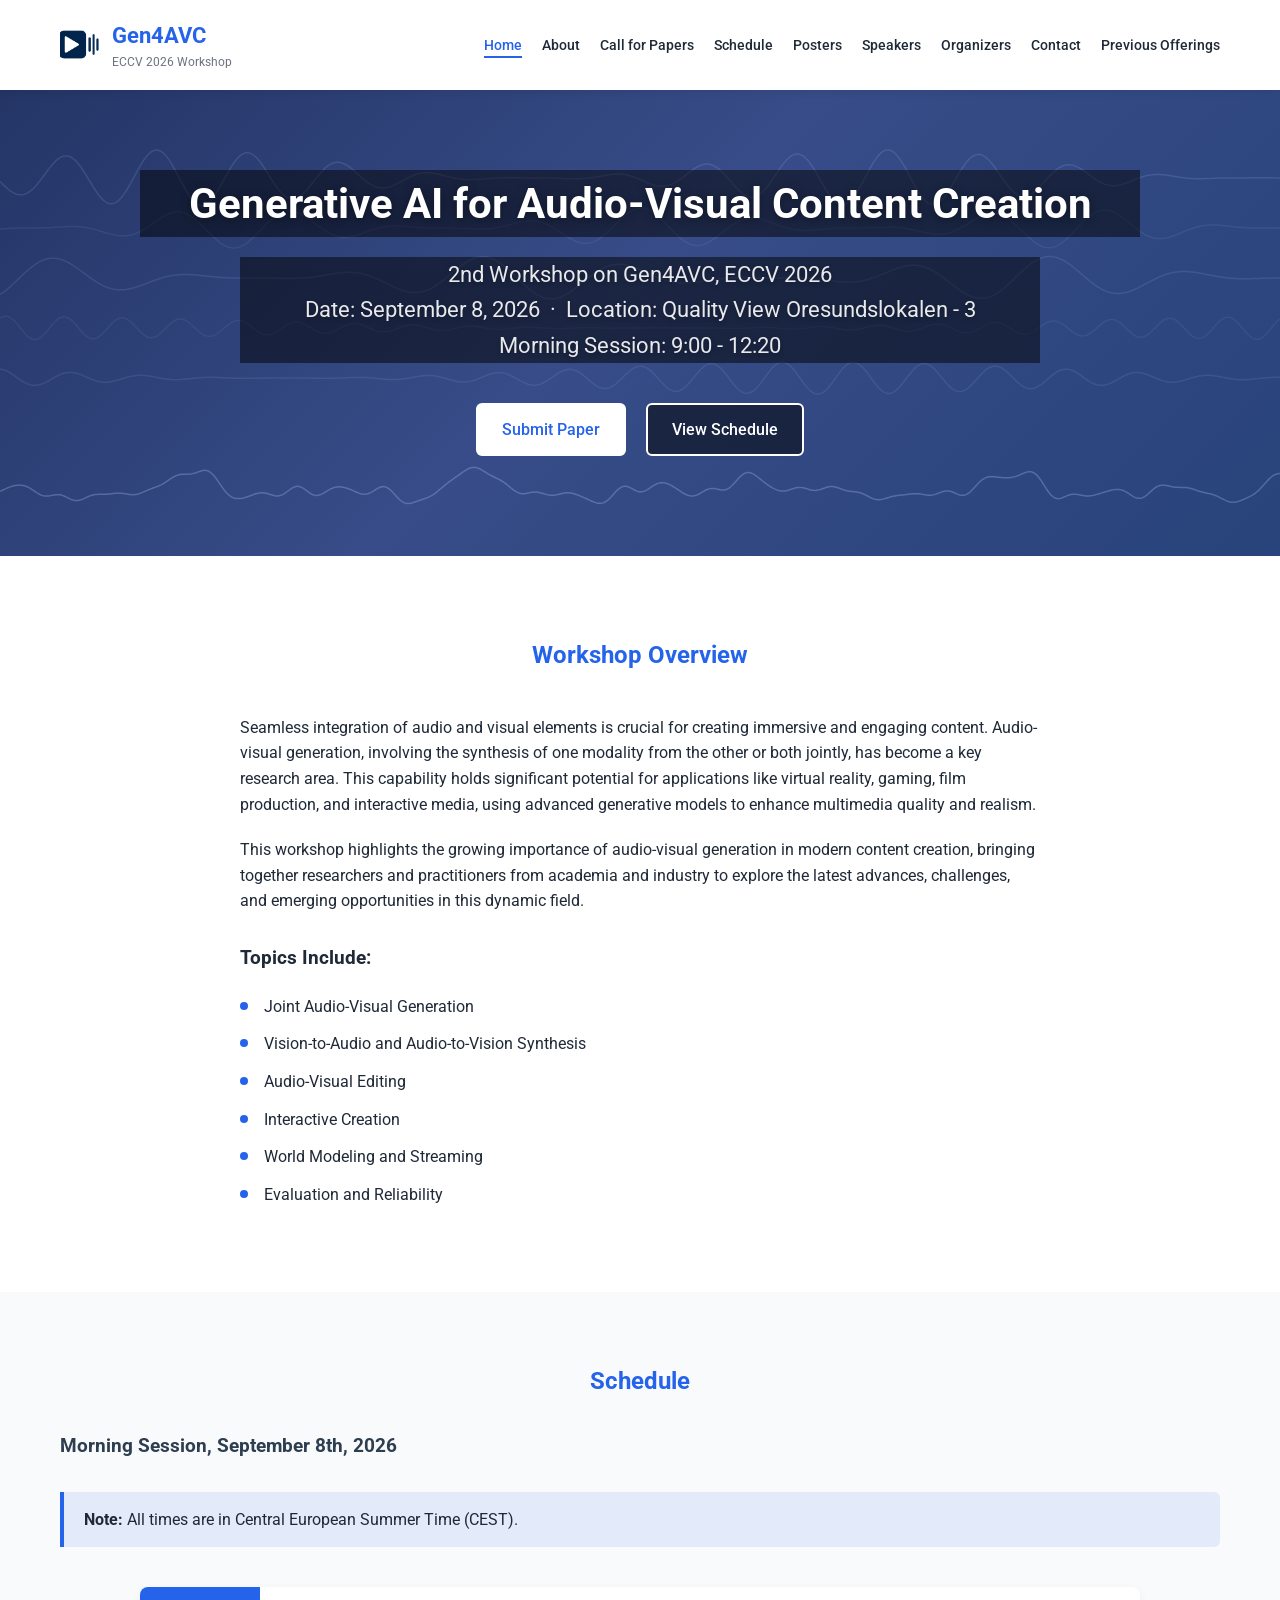
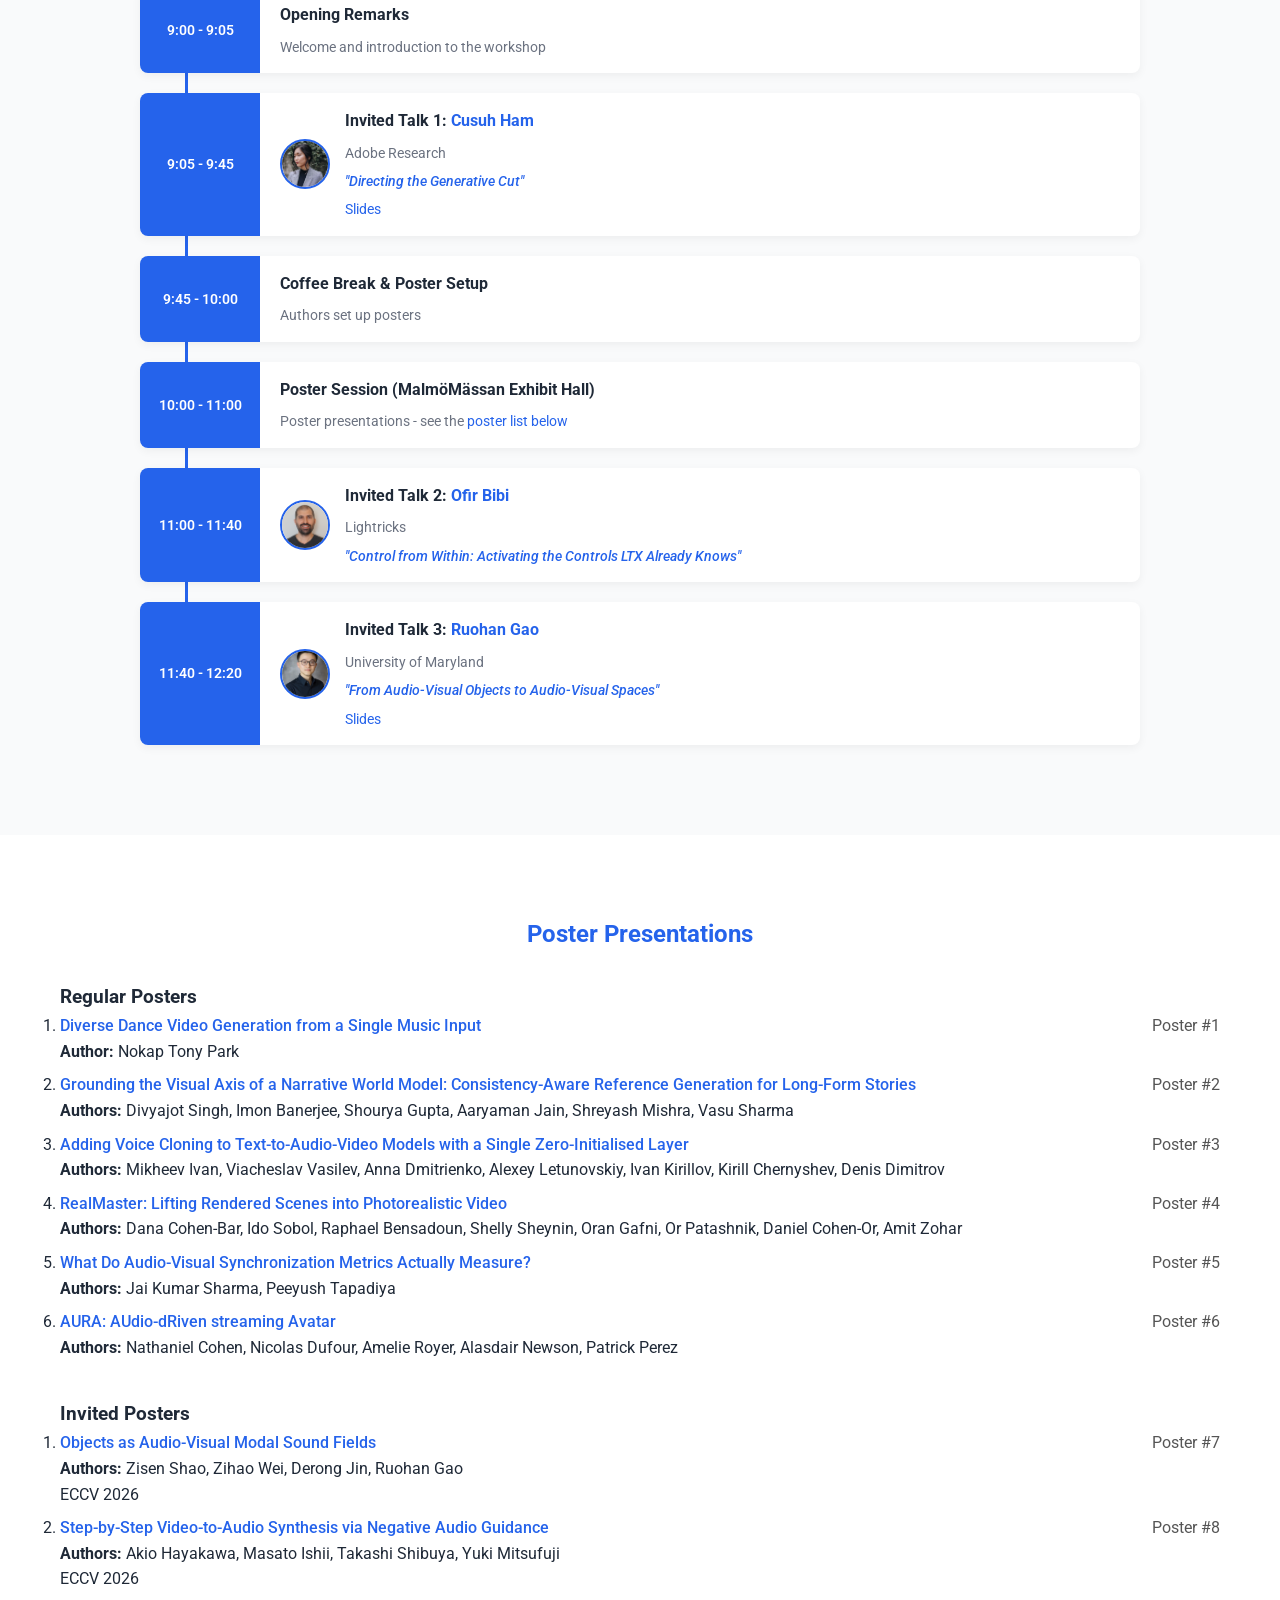
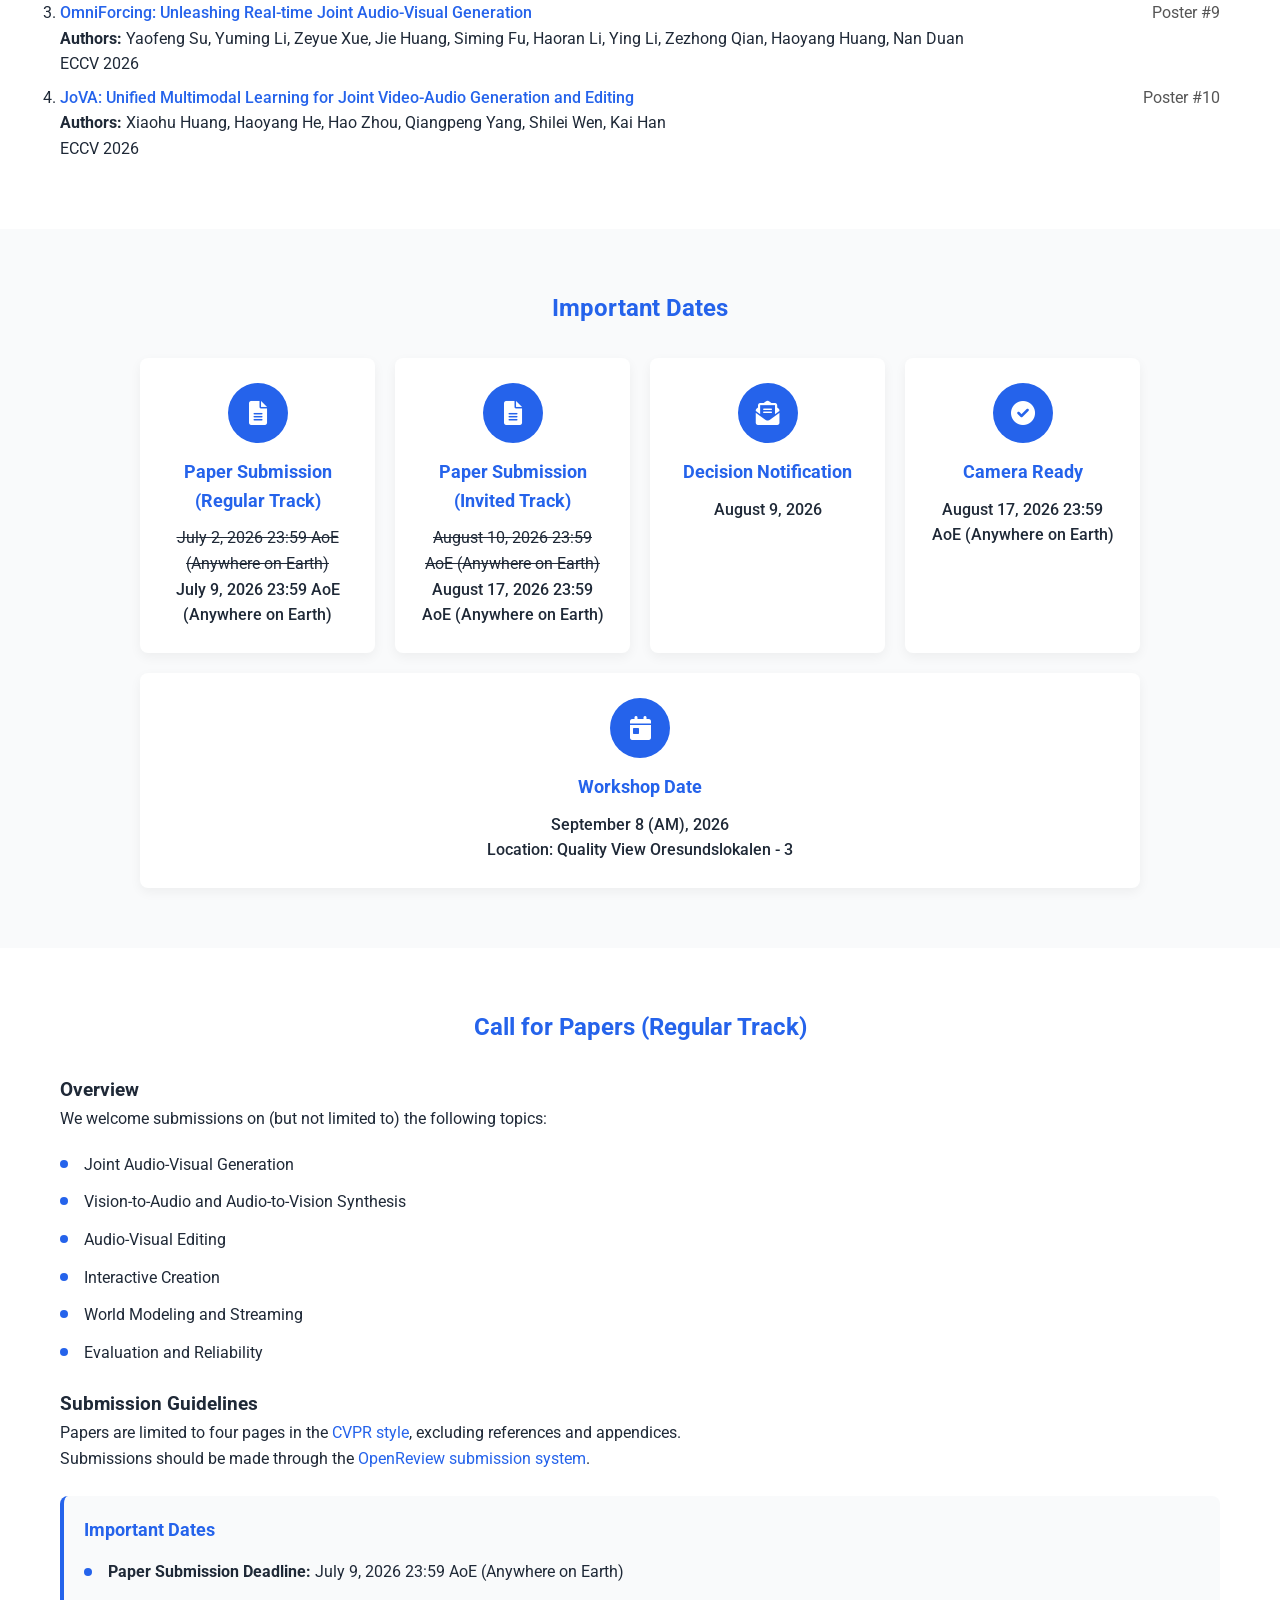
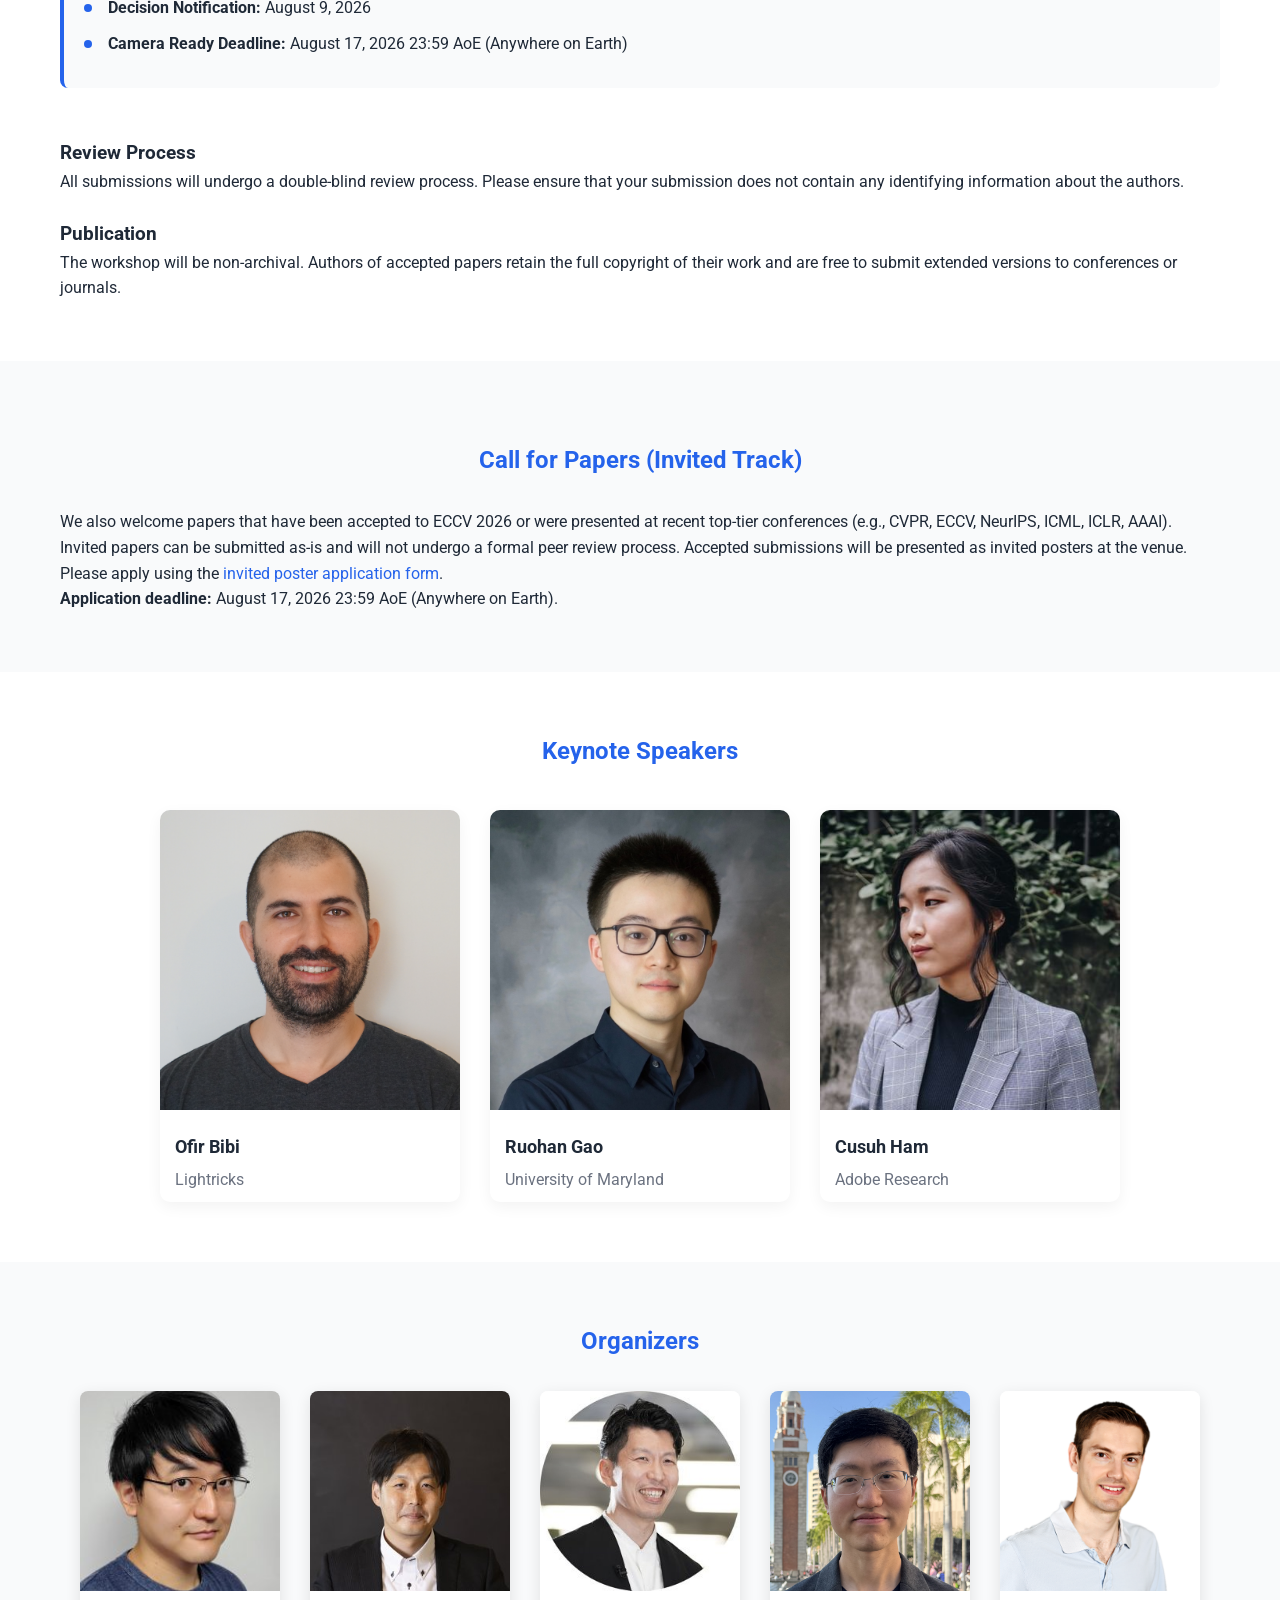
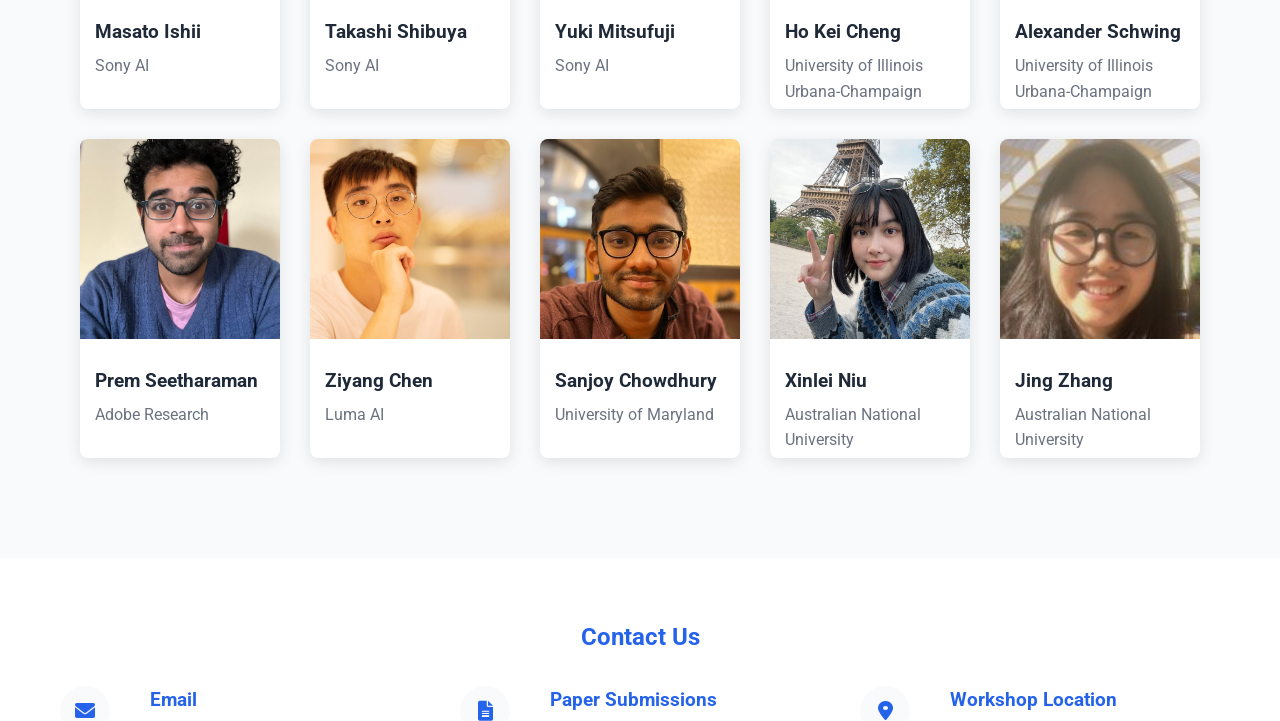
<file: index.html>
<!DOCTYPE html>
<html lang="en">
    <head>
        <meta charset="UTF-8">
        <meta http-equiv="refresh" content="0; url=eccv2026/">
        <link rel="canonical" href="https://gen4avc.github.io/eccv2026/">
        <title>Gen4AVC Workshop</title>
    </head>
    <body>
        <p>Redirecting to <a href="eccv2026/">Gen4AVC Workshop @ ECCV 2026</a>...</p>
    </body>
</html>
</file>
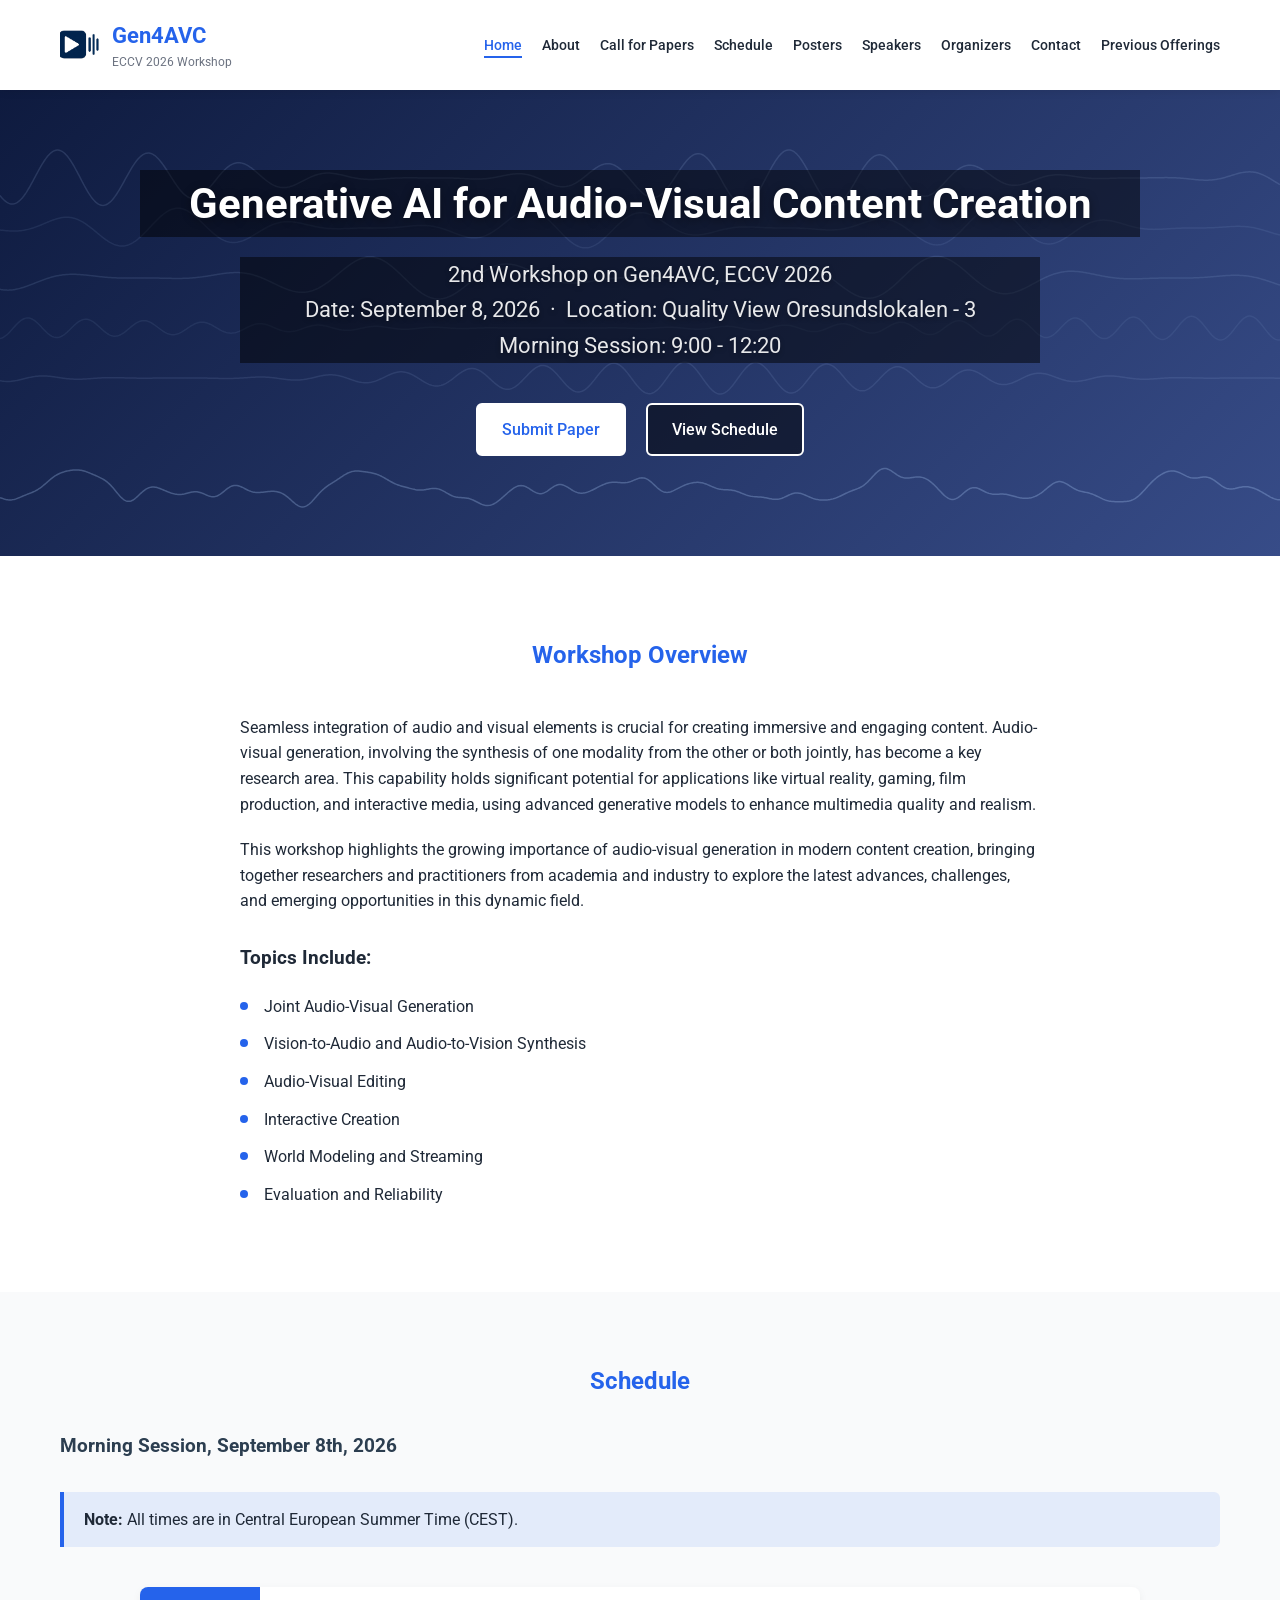
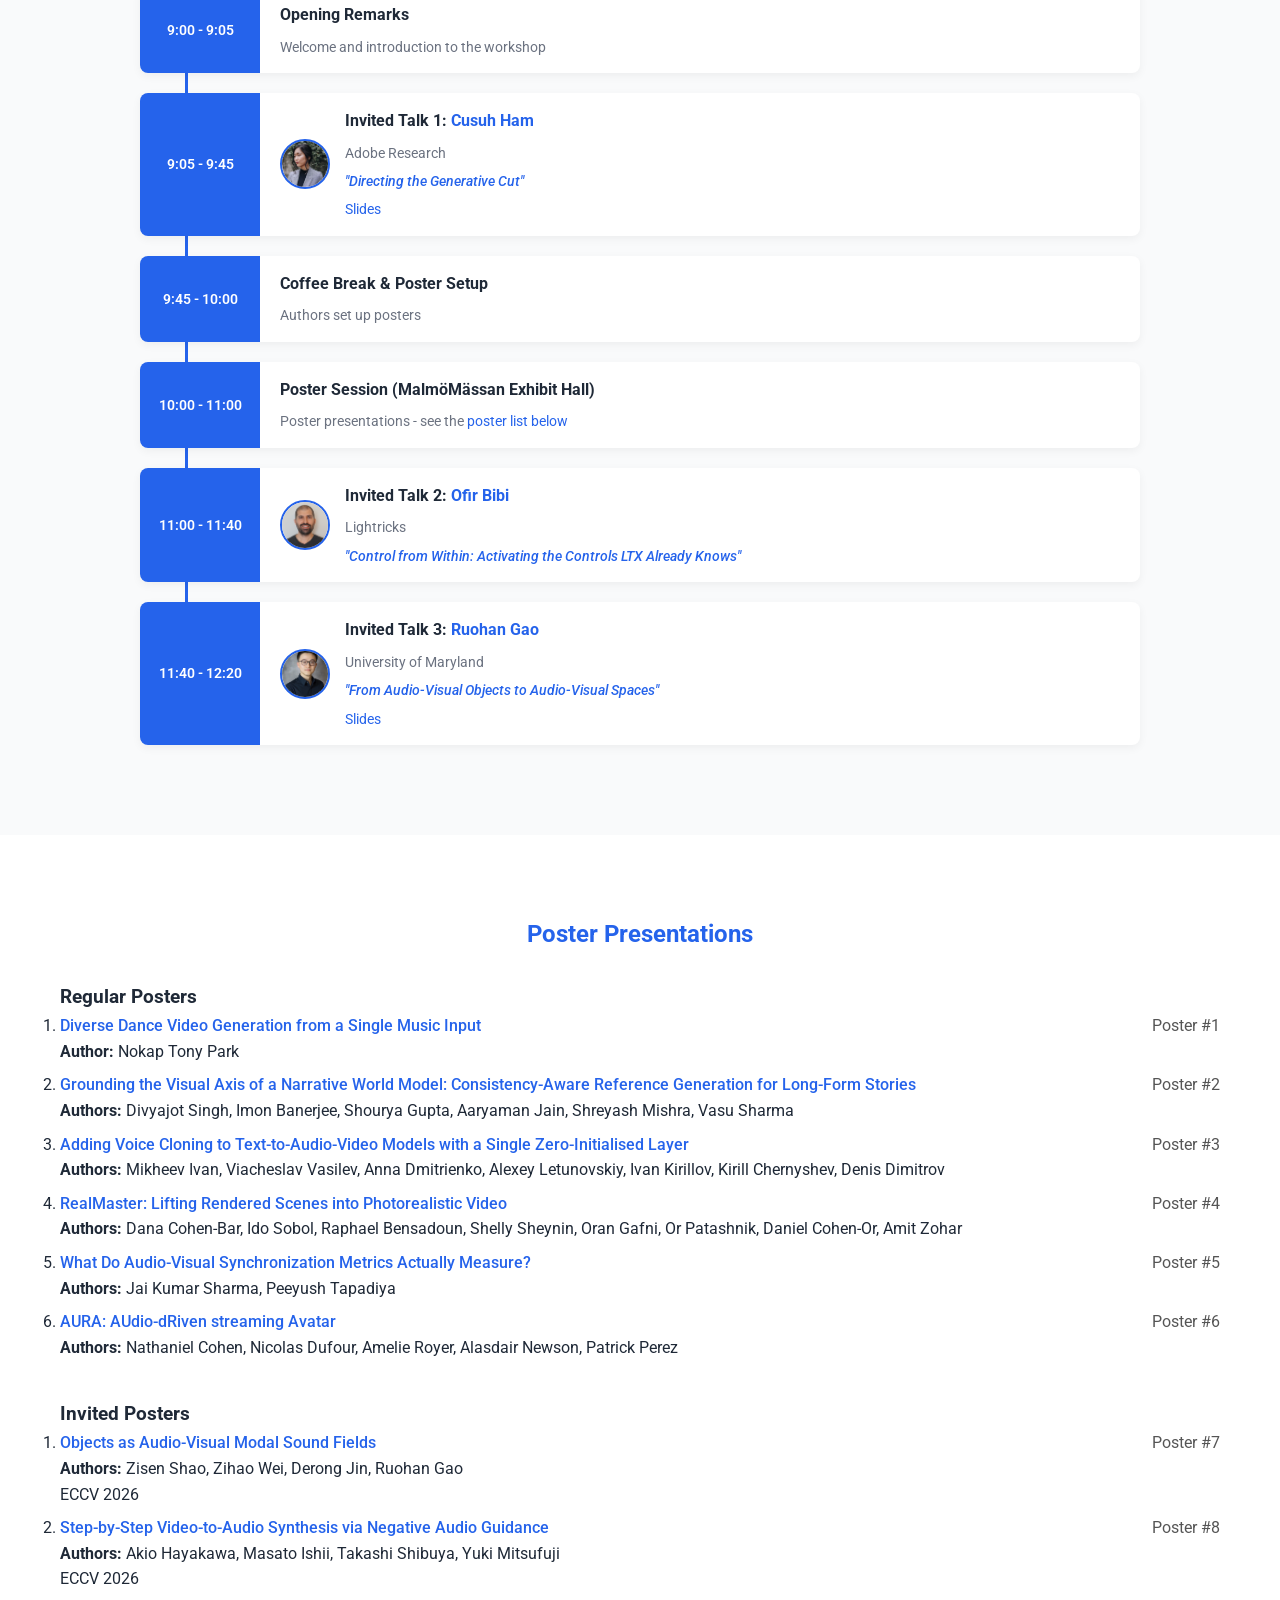
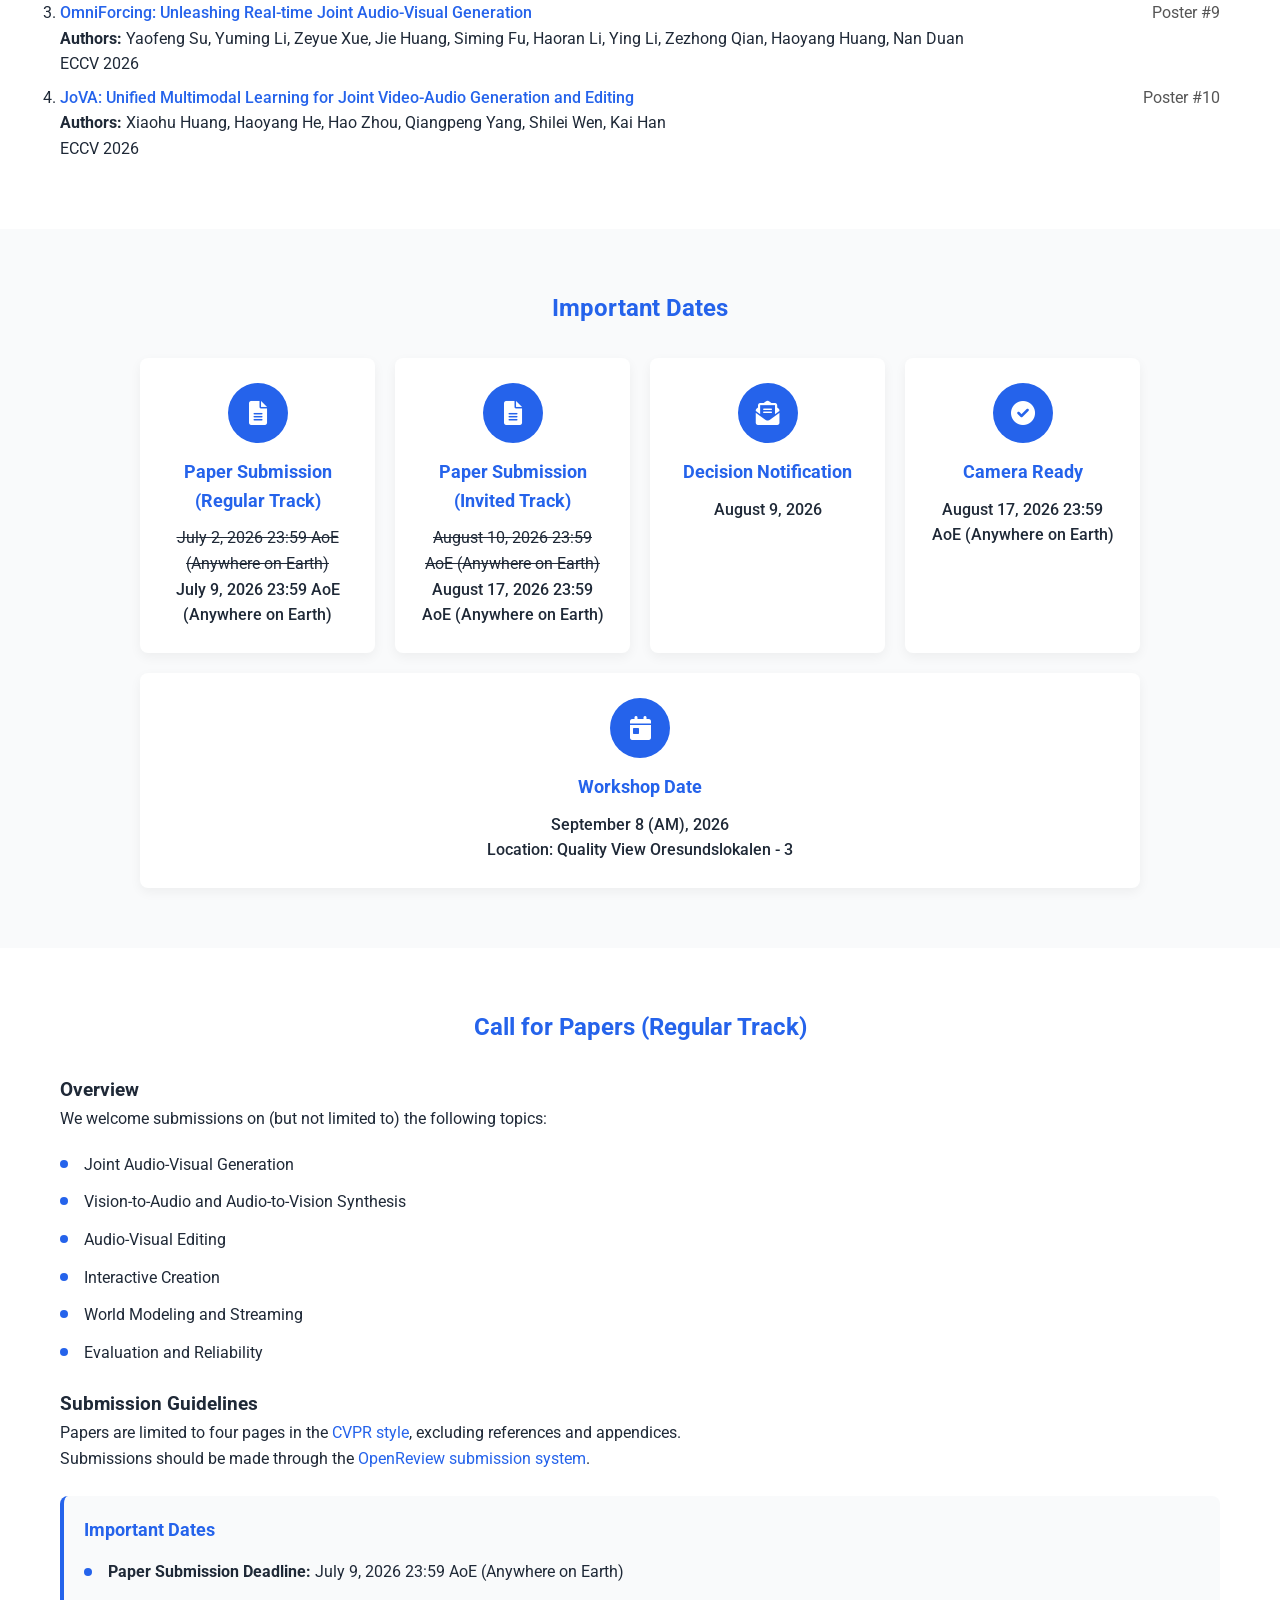
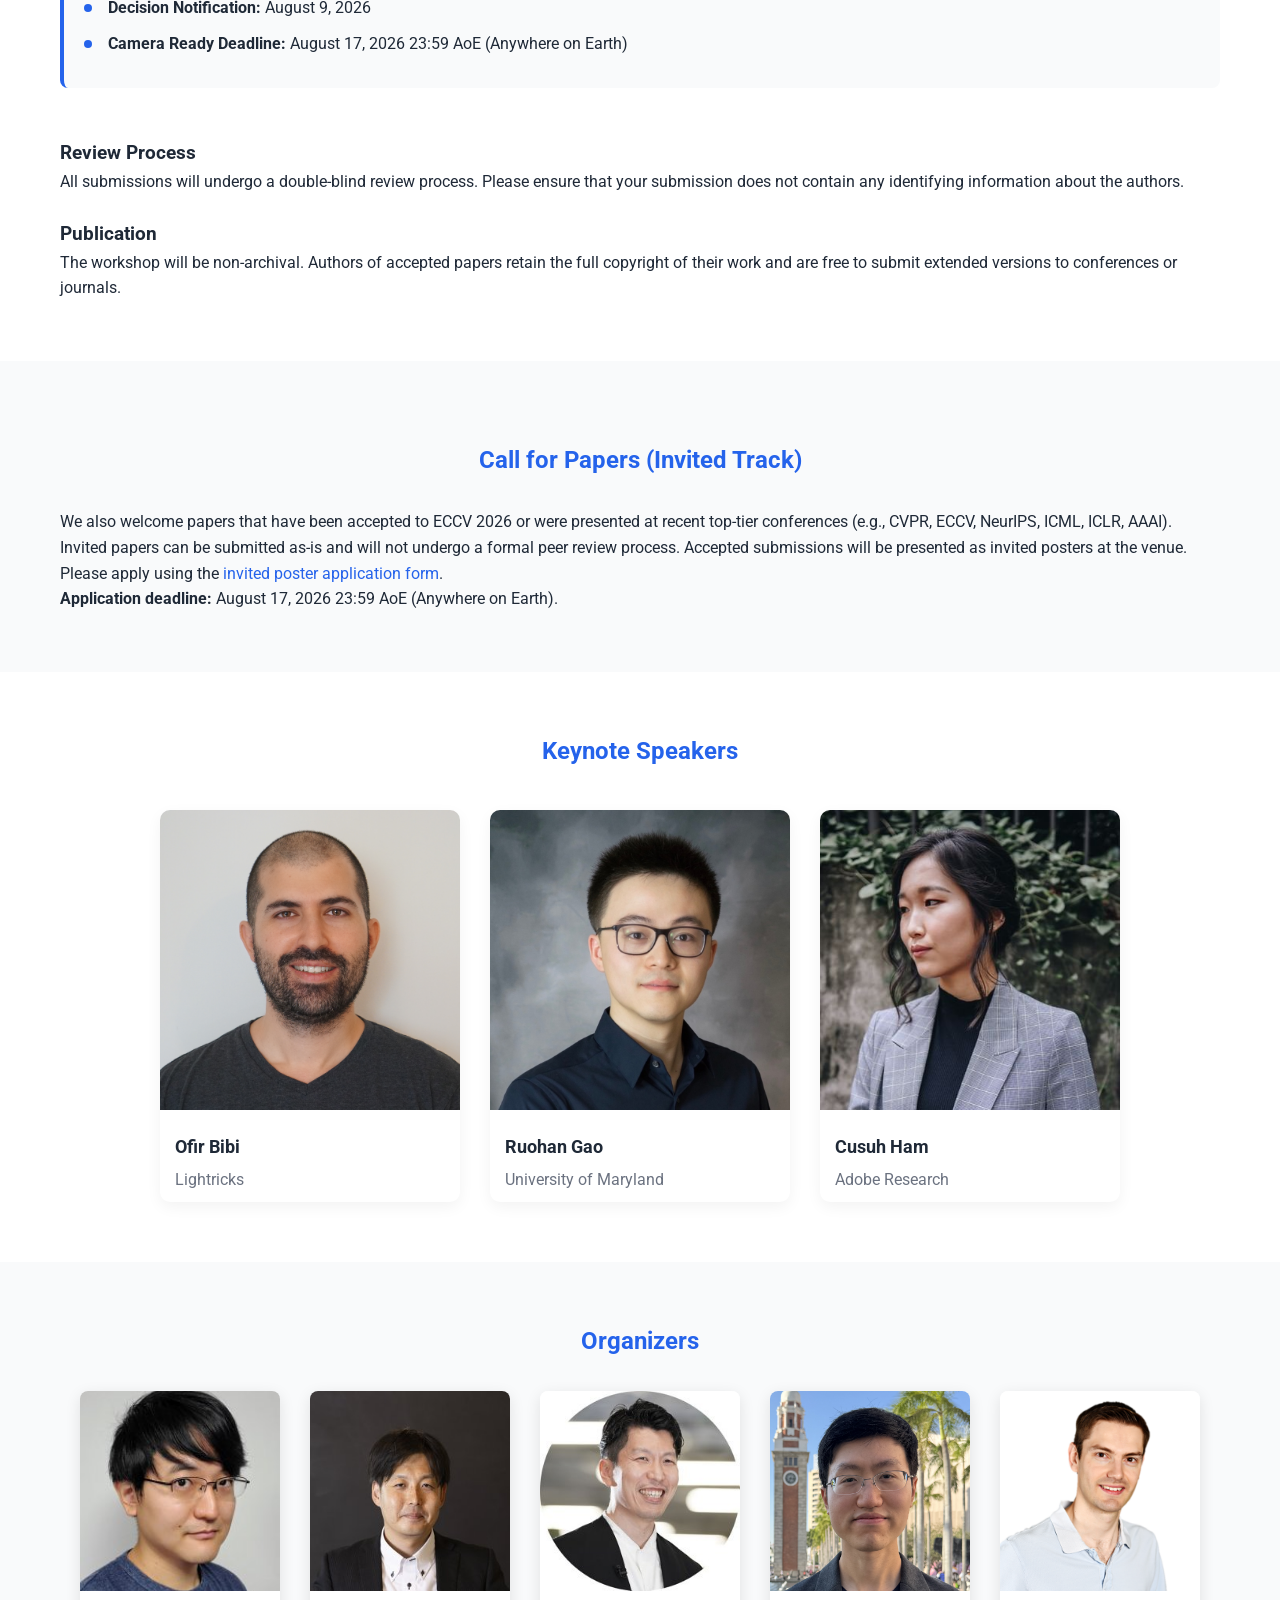
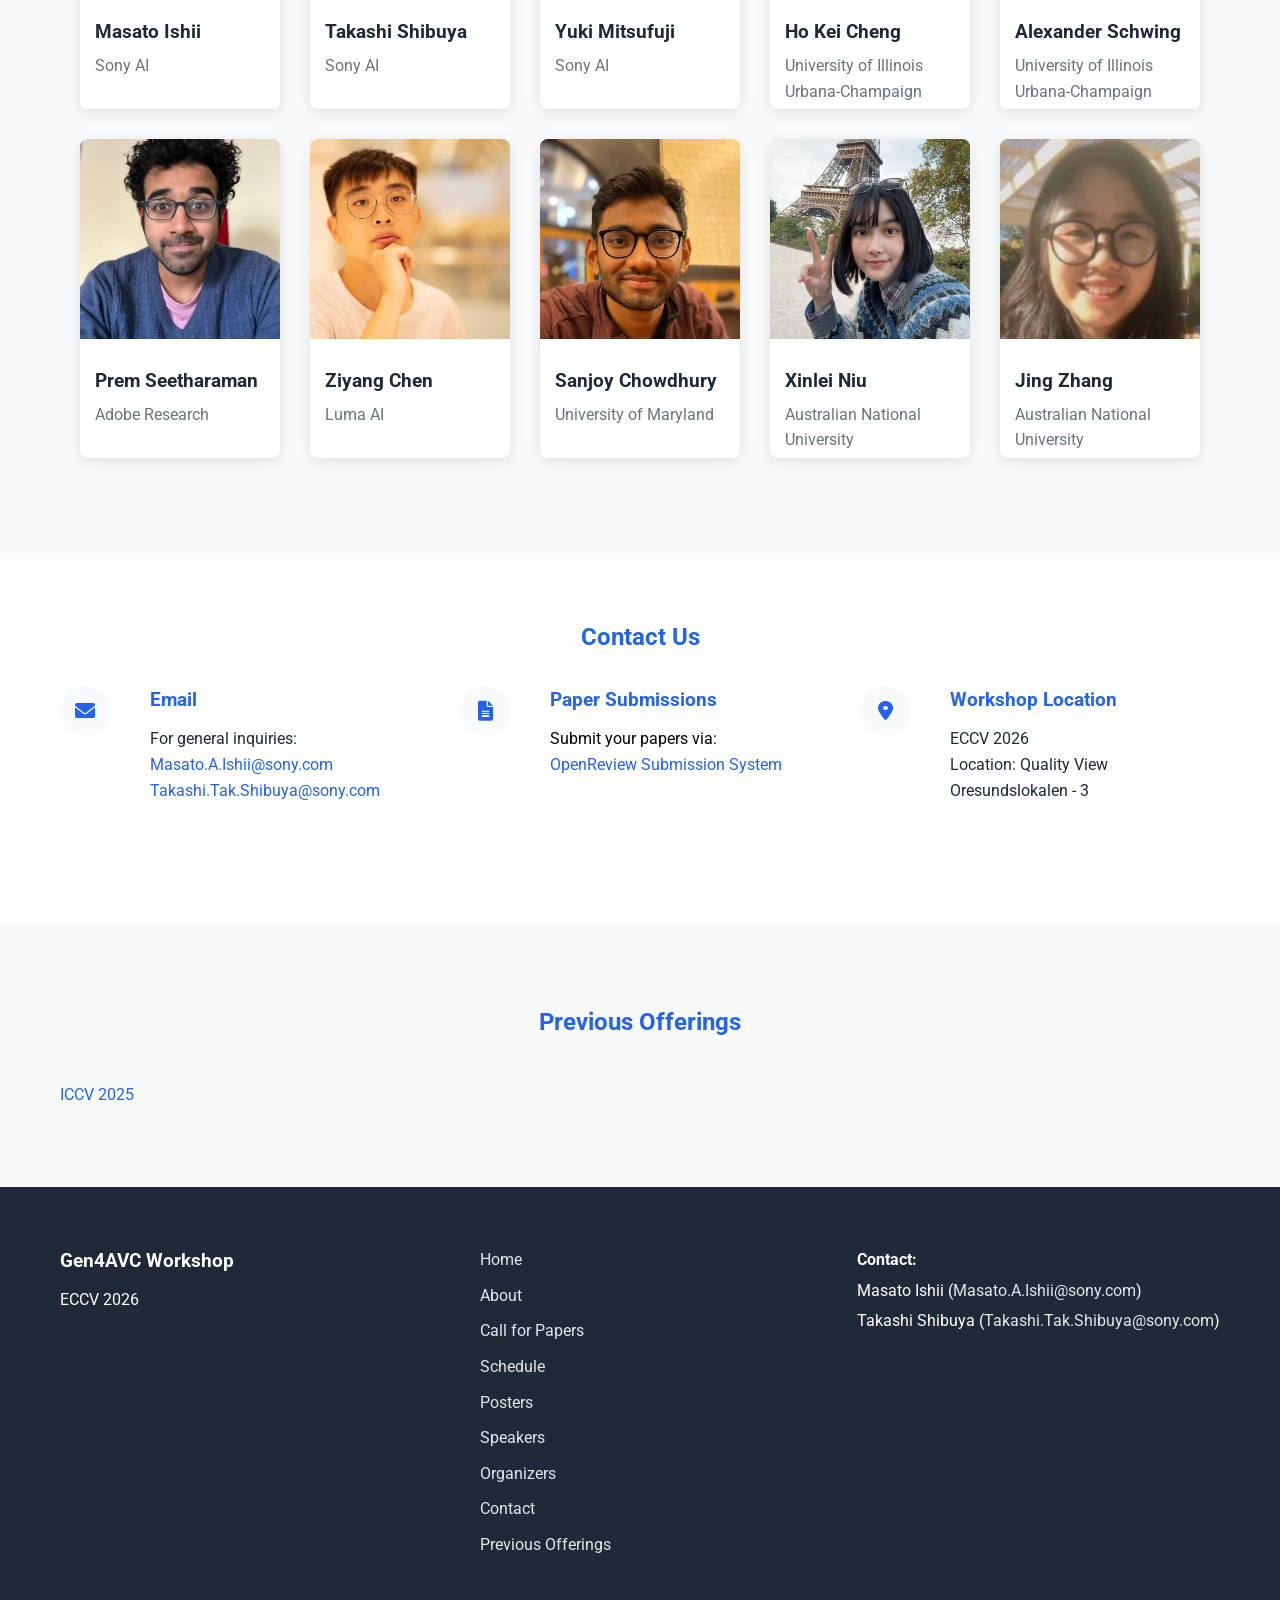
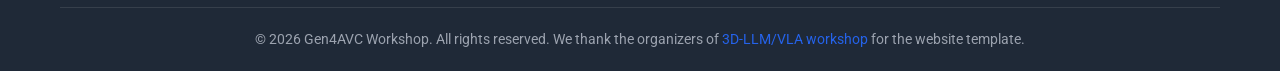
<file: eccv2026/index.html>
<!DOCTYPE html>
<html lang="en">
    <head>
        <meta charset="UTF-8">
        <meta name="viewport" content="width=device-width, initial-scale=1.0">

        <!-- Primary Meta Tags -->
        <title>Gen4AVC Workshop | ECCV 2026</title>
        <meta name="title" content="Gen4AVC Workshop | ECCV 2026">
        <meta name="description"
            content="Generative AI for Audio-Visual Content Creation. Join us at ECCV 2026 to explore multimodal generation with sight and sound.">
        <meta name="keywords" content="audio-visual, multimodal, generative models, ECCV 2026, computer vision">
        <meta name="author" content="Gen4AVC Workshop Organizers">

        <!-- Favicon -->
        <link rel="icon" type="image/png" href="imgs/logo.png">

        <!-- Canonical URL -->
        <link rel="canonical" href="https://gen4avc.github.io/eccv2026/">

        <!-- Open Graph / Facebook -->
        <meta property="og:type" content="website">
        <meta property="og:url" content="https://gen4avc.github.io/eccv2026/">
        <meta property="og:title" content="Gen4AVC Workshop | ECCV 2026">
        <meta property="og:description"
            content="Generative AI for Audio-Visual Content Creation. Join us at ECCV 2026 to explore multimodal generation with sight and sound.">
        <meta property="og:image"
            content="https://gen4avc.github.io/eccv2026/imgs/card.jpg">
        <meta property="og:image:type" content="image/jpeg">
        <meta property="og:image:width" content="1776">
        <meta property="og:image:height" content="511">

        <!-- Twitter -->
        <meta name="twitter:card" content="summary_large_image">
        <meta name="twitter:url"
            content="https://gen4avc.github.io/eccv2026/">
        <meta name="twitter:title"
            content="Gen4AVC Workshop | ECCV 2026">
        <meta name="twitter:description"
            content="Generative AI for Audio-Visual Content Creation. Join us at ECCV 2026 to explore multimodal generation with sight and sound.">
        <meta name="twitter:image"
            content="https://gen4avc.github.io/eccv2026/imgs/card.jpg">

        <!-- Existing CSS and font links -->
        <link rel="stylesheet" href="css/styles.css">
        <link rel="stylesheet"
            href="https://cdnjs.cloudflare.com/ajax/libs/font-awesome/6.0.0/css/all.min.css">
        <link
            href="https://fonts.googleapis.com/css2?family=Roboto:wght@300;400;500;700&display=swap"
            rel="stylesheet">
        <!-- Removed Three.js and VANTA.js scripts for static gradient background -->

    </head>

    <body>
        <header class="fixed-header">
            <div class="container">
                <div class="logo">
                    <div class="logo-container">
                        <img src="imgs/logo.png" alt="Gen4AVC Logo"
                            class="logo-image">
                        <div class="logo-text">
                            <h1>Gen4AVC</h1>
                            <p>ECCV 2026 Workshop</p>
                        </div>
                    </div>
                </div>
                <nav>
                    <ul>
                        <li><a href="#home" class="active">Home</a></li>
                        <li><a href="#about">About</a></li>
                        <li><a href="#call">Call for Papers</a></li>
                        <li><a href="#schedule">Schedule</a></li>
                        <li><a href="#posters">Posters</a></li>
                        <li><a href="#speakers">Speakers</a></li>
                        <li><a href="#organizers">Organizers</a></li>
                        <li><a href="#contact">Contact</a></li>
                        <li><a href="#previous">Previous Offerings</a></li>
                    </ul>
                    <div class="hamburger">
                        <span></span>
                        <span></span>
                        <span></span>
                    </div>
                </nav>
            </div>
        </header>

        <!-- Home/Hero Section -->
        <section id="home" class="hero">
            <div id="hero-background"><canvas id="hero-canvas"></canvas></div>
            <div class="container">
                <h2 style="max-width: 1000px; margin-top: -40px; background-color: rgba(0, 0, 0, .5);">Generative AI for Audio-Visual Content Creation</h2>
                <p class="centered-subtitle" style="background-color: rgba(0, 0, 0, .5)">2nd Workshop on Gen4AVC, ECCV 2026
                    <br>
                    Date: September 8, 2026 &nbsp;&middot;&nbsp; Location: Quality View Oresundslokalen - 3
                    <br>
                    Morning Session: 9:00 - 12:20</p>
                <div class="cta-buttons">
                    <a href="#call" class="btn primary">Submit Paper</a>
                    <a href="#schedule" class="btn secondary" style="background-color: rgba(0, 0, 0, .5)">View Schedule</a>
                </div>
            </div>
        </section>

        <!-- About/Overview Section -->
        <section id="about" class="overview" style="margin-bottom: -60px;">
            <div class="container">
                <h2>Workshop Overview</h2>
                <div class="overview-content">
                    <div class="overview-text">
                        <p>
                            Seamless integration of audio and visual elements is crucial for creating immersive and engaging content. Audio-visual generation, involving the synthesis of one modality from the other or both jointly, has become a key research area. This capability holds significant potential for applications like virtual reality, gaming, film production, and interactive media, using advanced generative models to enhance
                            multimedia quality and realism.
                        </p>
                        
                        <p>
                            This workshop highlights the growing importance of audio-visual generation in modern content creation, bringing together researchers and practitioners from academia and industry to explore the latest advances, challenges, and emerging opportunities in this dynamic field.
                        </p>

                    <div class="topics" style="margin-top: 30px;">
                        <h3>Topics Include:</h3>
                        <ul>
                            <li>Joint Audio-Visual Generation</li>
                            <li>Vision-to-Audio and Audio-to-Vision Synthesis</li>
                            <li>Audio-Visual Editing</li>
                            <li>Interactive Creation</li>
                            <li>World Modeling and Streaming</li>
                            <li>Evaluation and Reliability</li>
                        </ul>
                    </div>
                    </div>
                </div>
                
                
            </div>
        </section>

        <!-- Schedule Section -->
        <!-- <section id="schedule" class="schedule-section">
            <div class="container">
                <h2>Schedule</h2>
                To be announced.
            </div>
        </section> -->
        <section id="schedule" class="schedule-section">
            <div class="container">
                <h2>Schedule</h2>
                <p><strong style="font-size: 1.2em; color: #2c3e50;">Morning Session, September 8th, 2026</strong></p>

                <div class="schedule-note">
                    <p><strong>Note:</strong> All times are in Central European Summer Time (CEST).</p>
                </div>

                <div class="timeline">
                    <div class="timeline-item">
                        <div class="time">9:00 - 9:05</div>
                        <div class="event">
                            <h3>Opening Remarks</h3>
                            <p>Welcome and introduction to the workshop</p>
                        </div>
                    </div>

                    <div class="timeline-item">
                        <div class="time">9:05 - 9:45</div>
                        <div class="event">
                            <div class="event-with-photo">
                                <img src="imgs/speakers/cusuh_ham.jpg" alt="Cusuh Ham" class="speaker-thumbnail">
                                <div class="event-details">
                                    <h3>Invited Talk 1: <a href="https://cusuh.github.io/" target="_blank">Cusuh Ham</a></h3>
                                    <p>Adobe Research</p>
                                    <p class="talk-title">"Directing the Generative Cut"</p>
                                    <p class="slide-download"><a href="decks/CusuhHam_Gen4AVC_ECCV2026.pdf" target="_blank" rel="noopener noreferrer">Slides</a></p>
                                </div>
                            </div>
                        </div>
                    </div>
                    <div class="timeline-item">
                        <div class="time">9:45 - 10:00</div>
                        <div class="event">
                            <h3>Coffee Break & Poster Setup</h3>
                            <p>Authors set up posters</p>
                        </div>
                    </div>


                    <div class="timeline-item">
                        <div class="time">10:00 - 11:00</div>
                        <div class="event">
                            <h3>Poster Session (MalmöMässan Exhibit Hall)</h3>
                            <p>Poster presentations - see the <a href="#posters">poster list below</a></p>
                        </div>
                    </div>

                    <div class="timeline-item">
                        <div class="time">11:00 - 11:40</div>
                        <div class="event">
                            <div class="event-with-photo">
                                <img src="imgs/speakers/ofir_bibi.jpg" alt="Ofir Bibi" class="speaker-thumbnail">
                                <div class="event-details">
                                    <h3>Invited Talk 2: <a href="https://ofirbb.github.io/" target="_blank">Ofir Bibi</a></h3>
                                    <p>Lightricks</p>
                                    <p class="talk-title">"Control from Within: Activating the Controls LTX Already Knows"</p>
                                    <!-- <p class="slide-download"><a href="decks/GunheeKim_Gen4AVC_2025.pdf" target="_blank" rel="noopener noreferrer">Slides</a></p> -->
                                </div>
                            </div>
                        </div>
                    </div>

                    <div class="timeline-item">
                        <div class="time">11:40 - 12:20</div>
                        <div class="event">
                            <div class="event-with-photo">
                                <img src="imgs/speakers/ruohan_gao.jpg" alt="Ruohan Gao" class="speaker-thumbnail">
                                <div class="event-details">
                                    <h3>Invited Talk 3: <a href="https://ruohangao.github.io/" target="_blank">Ruohan Gao</a></h3>
                                    <p>University of Maryland</p>
                                    <p class="talk-title">"From Audio-Visual Objects to Audio-Visual Spaces"</p>
                                    <p class="slide-download"><a href="decks/RuohanGao_Gen4AVC_ECCV2026.pdf" target="_blank" rel="noopener noreferrer">Slides</a></p>
                                </div>
                            </div>
                        </div>
                    </div>
                </div>
            </div>
        </section>

        <!-- Posters Section -->
        <section id="posters" class="posters-section">
            <div class="container">
                <h2>Poster Presentations</h2>

                <div class="posters-content">
                    <h3>Regular Posters</h3>
                    <ol class="poster-list">
                        <li class="poster-item">
                            <div class="poster-title-row">
                                <h4><a href="https://openreview.net/attachment?id=gWjqzjnsZ1&amp;name=pdf" target="_blank" rel="noopener noreferrer">Diverse Dance Video Generation from a Single Music Input</a></h4>
                                <span class="poster-id">Poster #1</span>
                            </div>
                            <p><strong>Author:</strong> Nokap Tony Park</p>
                        </li>

                        <li class="poster-item">
                            <div class="poster-title-row">
                                <h4><a href="https://openreview.net/attachment?id=KQuK4YCiLP&amp;name=pdf" target="_blank" rel="noopener noreferrer">Grounding the Visual Axis of a Narrative World Model: Consistency-Aware Reference Generation for Long-Form Stories</a></h4>
                                <span class="poster-id">Poster #2</span>
                            </div>
                            <p><strong>Authors:</strong> Divyajot Singh, Imon Banerjee, Shourya Gupta, Aaryaman Jain, Shreyash Mishra, Vasu Sharma</p>
                        </li>

                        <li class="poster-item">
                            <div class="poster-title-row">
                                <h4><a href="https://openreview.net/attachment?id=VrtORTEabZ&amp;name=pdf" target="_blank" rel="noopener noreferrer">Adding Voice Cloning to Text-to-Audio-Video Models with a Single Zero-Initialised Layer</a></h4>
                                <span class="poster-id">Poster #3</span>
                            </div>
                            <p><strong>Authors:</strong> Mikheev Ivan, Viacheslav Vasilev, Anna Dmitrienko, Alexey Letunovskiy, Ivan Kirillov, Kirill Chernyshev, Denis Dimitrov</p>
                        </li>

                        <li class="poster-item">
                            <div class="poster-title-row">
                                <h4><a href="https://openreview.net/attachment?id=pNgBiiAMd9&amp;name=pdf" target="_blank" rel="noopener noreferrer">RealMaster: Lifting Rendered Scenes into Photorealistic Video</a></h4>
                                <span class="poster-id">Poster #4</span>
                            </div>
                            <p><strong>Authors:</strong> Dana Cohen-Bar, Ido Sobol, Raphael Bensadoun, Shelly Sheynin, Oran Gafni, Or Patashnik, Daniel Cohen-Or, Amit Zohar</p>
                        </li>

                        <li class="poster-item">
                            <div class="poster-title-row">
                                <h4><a href="https://openreview.net/attachment?id=z84NDA7WHH&amp;name=pdf" target="_blank" rel="noopener noreferrer">What Do Audio-Visual Synchronization Metrics Actually Measure?</a></h4>
                                <span class="poster-id">Poster #5</span>
                            </div>
                            <p><strong>Authors:</strong> Jai Kumar Sharma, Peeyush Tapadiya</p>
                        </li>

                        <li class="poster-item">
                            <div class="poster-title-row">
                                <h4><a href="https://openreview.net/attachment?id=RhoDP829cX&amp;name=pdf" target="_blank" rel="noopener noreferrer">AURA: AUdio-dRiven streaming Avatar</a></h4>
                                <span class="poster-id">Poster #6</span>
                            </div>
                            <p><strong>Authors:</strong> Nathaniel Cohen, Nicolas Dufour, Amelie Royer, Alasdair Newson, Patrick Perez</p>
                        </li>
                    </ol>

                    <h3 style="margin-top: 40px;">Invited Posters</h3>
                    <ol class="poster-list">
                        <li class="poster-item invited">
                            <div class="poster-title-row">
                                <h4><a href="https://arxiv.org/abs/2608.05145" target="_blank" rel="noopener noreferrer">Objects as Audio-Visual Modal Sound Fields</a></h4>
                                <span class="poster-id">Poster #7</span>
                            </div>
                            <p><strong>Authors:</strong> Zisen Shao, Zihao Wei, Derong Jin, Ruohan Gao</p>
                            <p class="venue-tag">ECCV 2026</p>
                        </li>

                        <li class="poster-item invited">
                            <div class="poster-title-row">
                                <h4><a href="https://arxiv.org/abs/2506.20995" target="_blank" rel="noopener noreferrer">Step-by-Step Video-to-Audio Synthesis via Negative Audio Guidance</a></h4>
                                <span class="poster-id">Poster #8</span>
                            </div>
                            <p><strong>Authors:</strong> Akio Hayakawa, Masato Ishii, Takashi Shibuya, Yuki Mitsufuji</p>
                            <p class="venue-tag">ECCV 2026</p>
                        </li>

                        <li class="poster-item invited">
                            <div class="poster-title-row">
                                <h4><a href="https://arxiv.org/abs/2603.11647" target="_blank" rel="noopener noreferrer">OmniForcing: Unleashing Real-time Joint Audio-Visual Generation</a></h4>
                                <span class="poster-id">Poster #9</span>
                            </div>
                            <p><strong>Authors:</strong> Yaofeng Su, Yuming Li, Zeyue Xue, Jie Huang, Siming Fu, Haoran Li, Ying Li, Zezhong Qian, Haoyang Huang, Nan Duan</p>
                            <p class="venue-tag">ECCV 2026</p>
                        </li>

                        <li class="poster-item invited">
                            <div class="poster-title-row">
                                <h4><a href="https://arxiv.org/abs/2512.13677" target="_blank" rel="noopener noreferrer">JoVA: Unified Multimodal Learning for Joint Video-Audio Generation and Editing</a></h4>
                                <span class="poster-id">Poster #10</span>
                            </div>
                            <p><strong>Authors:</strong> Xiaohu Huang, Haoyang He, Hao Zhou, Qiangpeng Yang, Shilei Wen, Kai Han</p>
                            <p class="venue-tag">ECCV 2026</p>
                        </li>
                    </ol>
                </div>
            </div>
        </section>

        <!-- Important Dates Section -->
        <section id="dates" class="dates-section">
            <div class="container">
                <h2>Important Dates</h2>
                <div class="dates-container">

                    <div class="date-item">
                        <div class="date-icon">
                            <i class="fas fa-file-alt"></i>
                        </div>
                        <div class="date-info">
                            <h3>Paper Submission (Regular Track)</h3>
                            <s>July 2, 2026 23:59 AoE (Anywhere on Earth)</s>
                            <p>July 9, 2026 23:59 AoE (Anywhere on Earth)</p>
                            <!-- <div id="countdown_submission"></div> -->
                        </div>
                    </div>

                    <div class="date-item">
                        <div class="date-icon">
                            <i class="fas fa-file-alt"></i>
                        </div>
                        <div class="date-info">
                            <h3>Paper Submission (Invited Track)</h3>
                            <s>August 10, 2026 23:59 AoE (Anywhere on Earth)</s>
                            <p>August 17, 2026 23:59 AoE (Anywhere on Earth)</p>
                        </div>
                    </div>

                    <div class="date-item">
                        <div class="date-icon">
                            <i class="fas fa-envelope-open-text"></i>
                        </div>
                        <div class="date-info">
                            <h3>Decision Notification</h3>
                            <p>August 9, 2026</p>
                        </div>
                    </div>

                    <div class="date-item">
                        <div class="date-icon">
                            <i class="fas fa-check-circle"></i>
                        </div>
                        <div class="date-info">
                            <h3>Camera Ready</h3>
                            <p>August 17, 2026 23:59 AoE (Anywhere on Earth)</p>
                            <!-- <div id="countdown_camera"></div> -->
                        </div>
                    </div>

                    <div class="date-item">
                        <div class="date-icon">
                            <i class="fas fa-calendar-day"></i>
                        </div>
                        <div class="date-info">
                            <h3>Workshop Date</h3>
                            <p>September 8 (AM), 2026</p>
                            <p>Location: Quality View Oresundslokalen - 3</p>
                        </div>
                    </div>
                </div>
            </div>
        </section>

        <!-- Call for Papers Section -->
        <section id="call" class="call-section">
            <div class="container">
                <h2>Call for Papers (Regular Track)</h2>
                <div class="paper-info">
                    <h3>Overview</h3>
                    <p>
                        We welcome submissions on (but not limited to) the following topics:
                        <!-- We invite submissions of papers related to the
                        integration of language and 3D perception, with a focus
                        on developing embodied agents and robots. Topics of
                        interest include, but are not limited to: -->
                    </p>

                    <ul class="topics-list" style="margin-top: 20px;">
                        <li>Joint Audio-Visual Generation</li>
                        <li>Vision-to-Audio and Audio-to-Vision Synthesis</li>
                        <li>Audio-Visual Editing</li>
                        <li>Interactive Creation</li>
                        <li>World Modeling and Streaming</li>
                        <li>Evaluation and Reliability</li>
                    </ul>

                    <h3>Submission Guidelines</h3>
                    <p>
                        Papers are limited to four pages in the <a
                            href="https://github.com/cvpr-org/author-kit/archive/refs/tags/CVPR2026-v1(latex).zip"
                            target="_blank" rel="noopener noreferrer">CVPR style</a>, excluding references and appendices.
                    </p>

                    <p>Submissions should be made through the <a
                            href="https://openreview.net/group?id=thecvf.com/ECCV/2026/Workshop/Gen4AVC"
                            target="_blank">OpenReview submission
                            system</a>.</p>

                    <!-- <p>Submissions are closed.</p> -->

                    <div class="submission-box">
                        <h4>Important Dates</h4>
                        <ul>
                            <li><strong>Paper Submission Deadline:</strong>
                                July 9, 2026 23:59 AoE (Anywhere on Earth)</li>
                            <li><strong>Decision Notification:</strong> August 9, 2026</li>
                            <li><strong>Camera Ready Deadline:</strong> August 17, 2026 23:59 AoE (Anywhere on Earth)</li>
                        </ul>
                    </div>

                    <br>

                    <h3>Review Process</h3>
                    <p>
                        All submissions will undergo a double-blind review
                        process. 
                        Please ensure that your submission does not
                        contain any identifying information about the authors.
                    </p>

                    <br>

                    <h3>Publication</h3>
                    <p>The workshop will be non-archival. Authors of accepted
                        papers retain the full copyright of their work and are
                        free to submit extended versions to conferences or
                        journals.
                    </p>
                </div>
            </div>
        </section>

        <!-- Call for Invited Papers Section -->
        <section id="invited-posters" class="call-section-2">
            <div class="container">
                <h2>Call for Papers (Invited Track)</h2>
                <p>
                We also welcome papers that have been accepted to ECCV 2026 or were presented at recent top-tier conferences (e.g., CVPR, ECCV, NeurIPS, ICML, ICLR, AAAI).
                Invited papers can be submitted as-is and will not undergo a formal peer review process.
                Accepted submissions will be presented as invited posters at the venue.
                Please apply using the <a href="https://forms.cloud.microsoft/r/3pq0hFfivk"
                    target="_blank" rel="noopener noreferrer">invited poster application form</a>.
                </p>
                <p>
                <strong>Application deadline:</strong> August 17, 2026 23:59 AoE (Anywhere on Earth).
                </p>
            </div>
        </section>


        <!-- Speakers Section -->
        <section id="speakers" class="speakers-section">
            <div class="container">
                <h2>Keynote Speakers</h2>

                <div class="speakers-grid full">
                    <div class="speaker-card">
                        <a href="https://ofirbb.github.io/" target="_blank">
                            <img src="imgs/speakers/ofir_bibi.jpg"
                                alt="Ofir Bibi">
                            <div class="speaker-info">
                                <h3>Ofir Bibi</h3>
                                <p class="affiliation">Lightricks</p>
                            </div>
                        </a>
                    </div>

                    <div class="speaker-card">
                        <a href="https://ruohangao.github.io/" target="_blank">
                            <img src="imgs/speakers/ruohan_gao.jpg"
                                alt="Ruohan Gao" style="object-position: top;">
                            <div class="speaker-info">
                                <h3>Ruohan Gao</h3>
                                <p class="affiliation">University of Maryland</p>
                            </div>
                        </a>
                    </div>

                    <div class="speaker-card">
                        <a href="https://cusuh.github.io/" target="_blank">
                            <img src="imgs/speakers/cusuh_ham.jpg"
                                alt="Cusuh Ham">
                            <div class="speaker-info">
                                <h3>Cusuh Ham</h3>
                                <p class="affiliation">Adobe Research</p>
                            </div>
                        </a>
                    </div>
                </div>
            </div>
        </section>

        <!-- Organizers Section -->
        <section id="organizers" class="organizers-section">
            <div class="container">
                <h2>Organizers</h2>

                <div class="organizers-grid">
                    <div class="organizer-card">
                        <a href="https://scholar.google.com/citations?user=RRIO1CcAAAAJ" target="_blank">
                            <img src="imgs/organizers/masato_ishii.jpeg"
                                alt="Masato Ishii">
                            <h3>Masato Ishii</h3>
                            <p class="affiliation">Sony AI</p>
                        </a>
                    </div>

                    <div class="organizer-card">
                        <a href="https://scholar.google.com/citations?user=XCRO260AAAAJ" target="_blank">
                            <img src="imgs/organizers/takashi_shibuya.jpeg"
                                alt="Takashi Shibuya">
                            <h3>Takashi Shibuya</h3>
                            <p class="affiliation">Sony AI</p>
                        </a>
                    </div>

                    <div class="organizer-card">
                        <a href="https://www.yukimitsufuji.com/" target="_blank">
                            <img src="imgs/organizers/yuki_mitsufuji.jpeg" alt="Yuki Mitsufuji">
                            <h3>Yuki Mitsufuji</h3>
                            <p class="affiliation">Sony AI</p>
                        </a>
                    </div>

                    <div class="organizer-card">
                        <a href="https://hkchengrex.com/" target="_blank">
                            <img src="imgs/organizers/rex_cheng.jpeg" alt="Ho Kei Cheng">
                            <h3>Ho Kei Cheng</h3>
                            <p class="affiliation">University of Illinois Urbana-Champaign</p>
                        </a>
                    </div>

                    <div class="organizer-card">
                        <a href="https://www.alexander-schwing.de/" target="_blank">
                            <img src="imgs/organizers/alexander_schwing.png" alt="Alexander Schwing">
                            <h3>Alexander Schwing</h3>
                            <p class="affiliation">University of Illinois Urbana-Champaign</p>
                        </a>
                    </div>

                    <div class="organizer-card">
                        <a href="https://pseeth.github.io/" target="_blank">
                            <img src="imgs/organizers/prem_seetharaman.jpg" alt="Prem Seetharaman">
                            <h3>Prem Seetharaman</h3>
                            <p class="affiliation">Adobe Research</p>
                        </a>
                    </div>

                    <div class="organizer-card">
                        <a href="https://ificl.github.io/" target="_blank">
                            <img src="imgs/organizers/ziyang_chen.jpg" alt="Ziyang Chen">
                            <h3>Ziyang Chen</h3>
                            <p class="affiliation">Luma AI</p>
                        </a>
                    </div>

                    <div class="organizer-card">
                        <a href="https://schowdhury671.github.io/" target="_blank">
                            <img src="imgs/organizers/sanjoy_chowdhury.jpg" alt="Sanjoy Chowdhury">
                            <h3>Sanjoy Chowdhury</h3>
                            <p class="affiliation">University of Maryland</p>
                        </a>
                    </div>

                    <div class="organizer-card">
                        <a href="https://xinleiniu.github.io/" target="_blank">
                            <img src="imgs/organizers/xinlei_niu.png" alt="Xinlei Niu">
                            <h3>Xinlei Niu</h3>
                            <p class="affiliation">Australian National University</p>
                        </a>
                    </div>

                    <div class="organizer-card">
                        <a href="https://jingzhang617.github.io/" target="_blank">
                            <img src="imgs/organizers/jing_zhang.jpg" alt="Jing Zhang" style="object-position: top;">
                            <h3>Jing Zhang</h3>
                            <p class="affiliation">Australian National University</p>
                        </a>
                    </div>

                </div>
            </div>
        </section>

        <!-- Contact Section -->
        <section id="contact" class="contact-section">
            <div class="container">
                <h2>Contact Us</h2>

                <div class="contact-info">
                    
                        <div class="contact-method">
                            <div class="icon">
                                <i class="fas fa-envelope"></i>
                            </div>
                            <div class="details">
                                <h3>Email</h3>
                                <p>For general inquiries:</p>
                                <p><a href="mailto:Masato.A.Ishii@sony.com">Masato.A.Ishii@sony.com</a></p>
                                <p><a href="mailto:Takashi.Tak.Shibuya@sony.com">Takashi.Tak.Shibuya@sony.com</a></p>
                            </div>
                        </div>

                        <div class="contact-method">
                            <div class="icon">
                                <i class="fas fa-file-alt"></i>
                            </div>
                            <div class="details">
                                <h3>Paper Submissions</h3>
                                <p style="color: black;">Submit your papers via:</p>
                                <p><a href="https://openreview.net/group?id=thecvf.com/ECCV/2026/Workshop/Gen4AVC">OpenReview Submission System</a></p>
                            </div>
                        </div>

                        <div class="contact-method">
                            <div class="icon">
                                <i class="fas fa-map-marker-alt"></i>
                            </div>
                            <div class="details">
                                <h3>Workshop Location</h3>
                                <p>ECCV 2026</p>
                                <p>Location: Quality View Oresundslokalen - 3</p>
                            </div>
                        </div>
                    
                </div>

            </div>
        </section>

        <!-- Previous Offerings Section -->
        <section id="previous" class="overview">
            <div class="container">
                <h2>Previous Offerings</h2>
                <p><a href="../iccv2025/">ICCV 2025</a></p>
            </div>
        </section>

        <footer>
            <div class="container">
                <div class="footer-content">
                    <div class="footer-logo">
                        <h3>Gen4AVC Workshop</h3>
                        <p>ECCV 2026</p>
                    </div>
                    <div class="footer-links">
                        <ul>
                            <li><a href="#home">Home</a></li>
                            <li><a href="#about">About</a></li>
                            <li><a href="#call">Call for Papers</a></li>
                            <li><a href="#schedule">Schedule</a></li>
                            <li><a href="#posters">Posters</a></li>
                            <li><a href="#speakers">Speakers</a></li>
                            <li><a href="#organizers">Organizers</a></li>
                            <li><a href="#contact">Contact</a></li>
                            <li><a href="#previous">Previous Offerings</a></li>
                        </ul>
                    </div>
                    <div class="footer-contact">
                        <p><strong>Contact:</strong></p>
                        <p>Masato Ishii (<a href="mailto:Masato.A.Ishii@sony.com">Masato.A.Ishii@sony.com</a>)</p>
                        <p>Takashi Shibuya (<a href="mailto:Takashi.Tak.Shibuya@sony.com">Takashi.Tak.Shibuya@sony.com</a>)</p>
                        
                    </div>
                </div>
                <div class="copyright">
                    <p>&copy; 2026 Gen4AVC Workshop. All rights reserved. We thank the organizers of <a href="https://3d-llm-vla.github.io/">3D-LLM/VLA workshop</a> for the website template. </p>
                </div>
            </div>
        </footer>

        <script src="js/script.js"></script>

        <!-- Add before the closing </body> tag -->
        <div style="display:none;">
            <script type="text/javascript" id="clustrmaps"
                src="//clustrmaps.com/map_v2.js?d=j7FDWI1wzKKEzCWLohxh7IFyPRkDO_Yoq8ehLPPnKB8&cl=ffffff&w=a"></script>
        </div>
    </body>
    
</html>
</file>
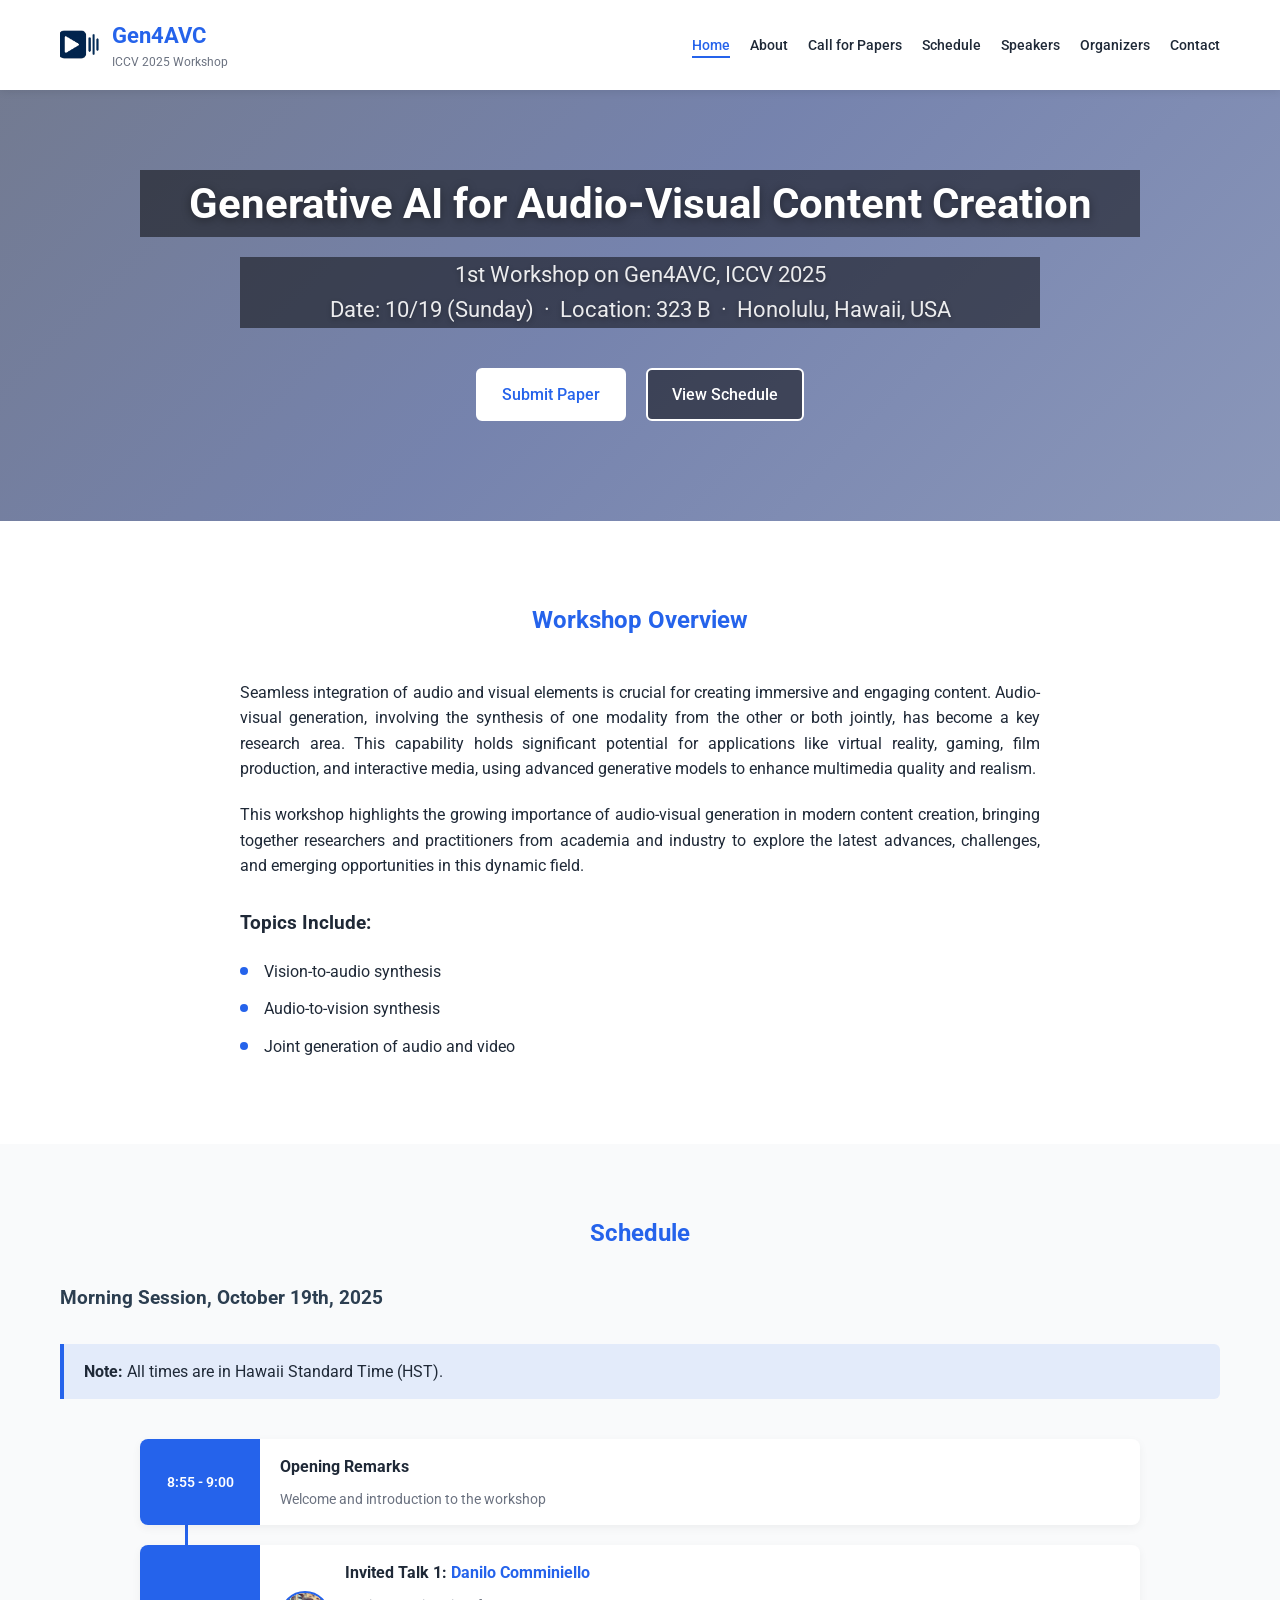
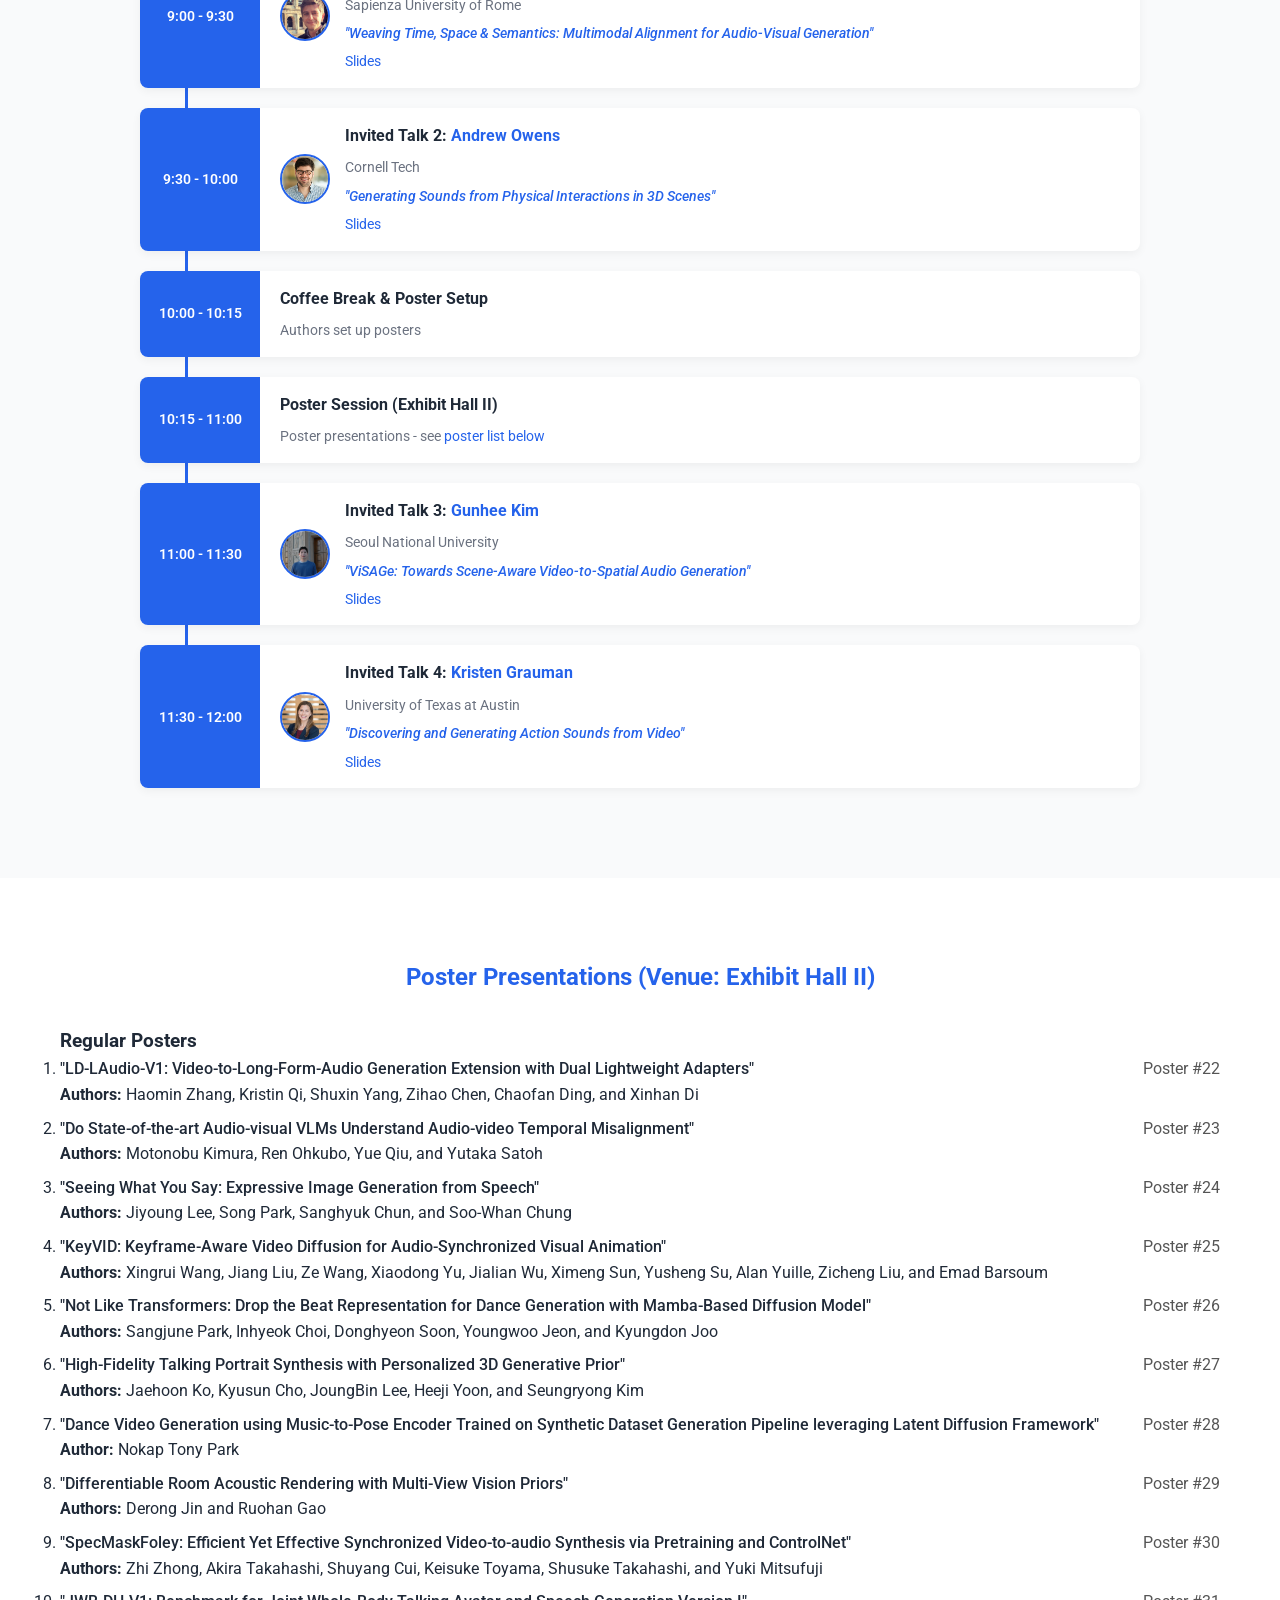
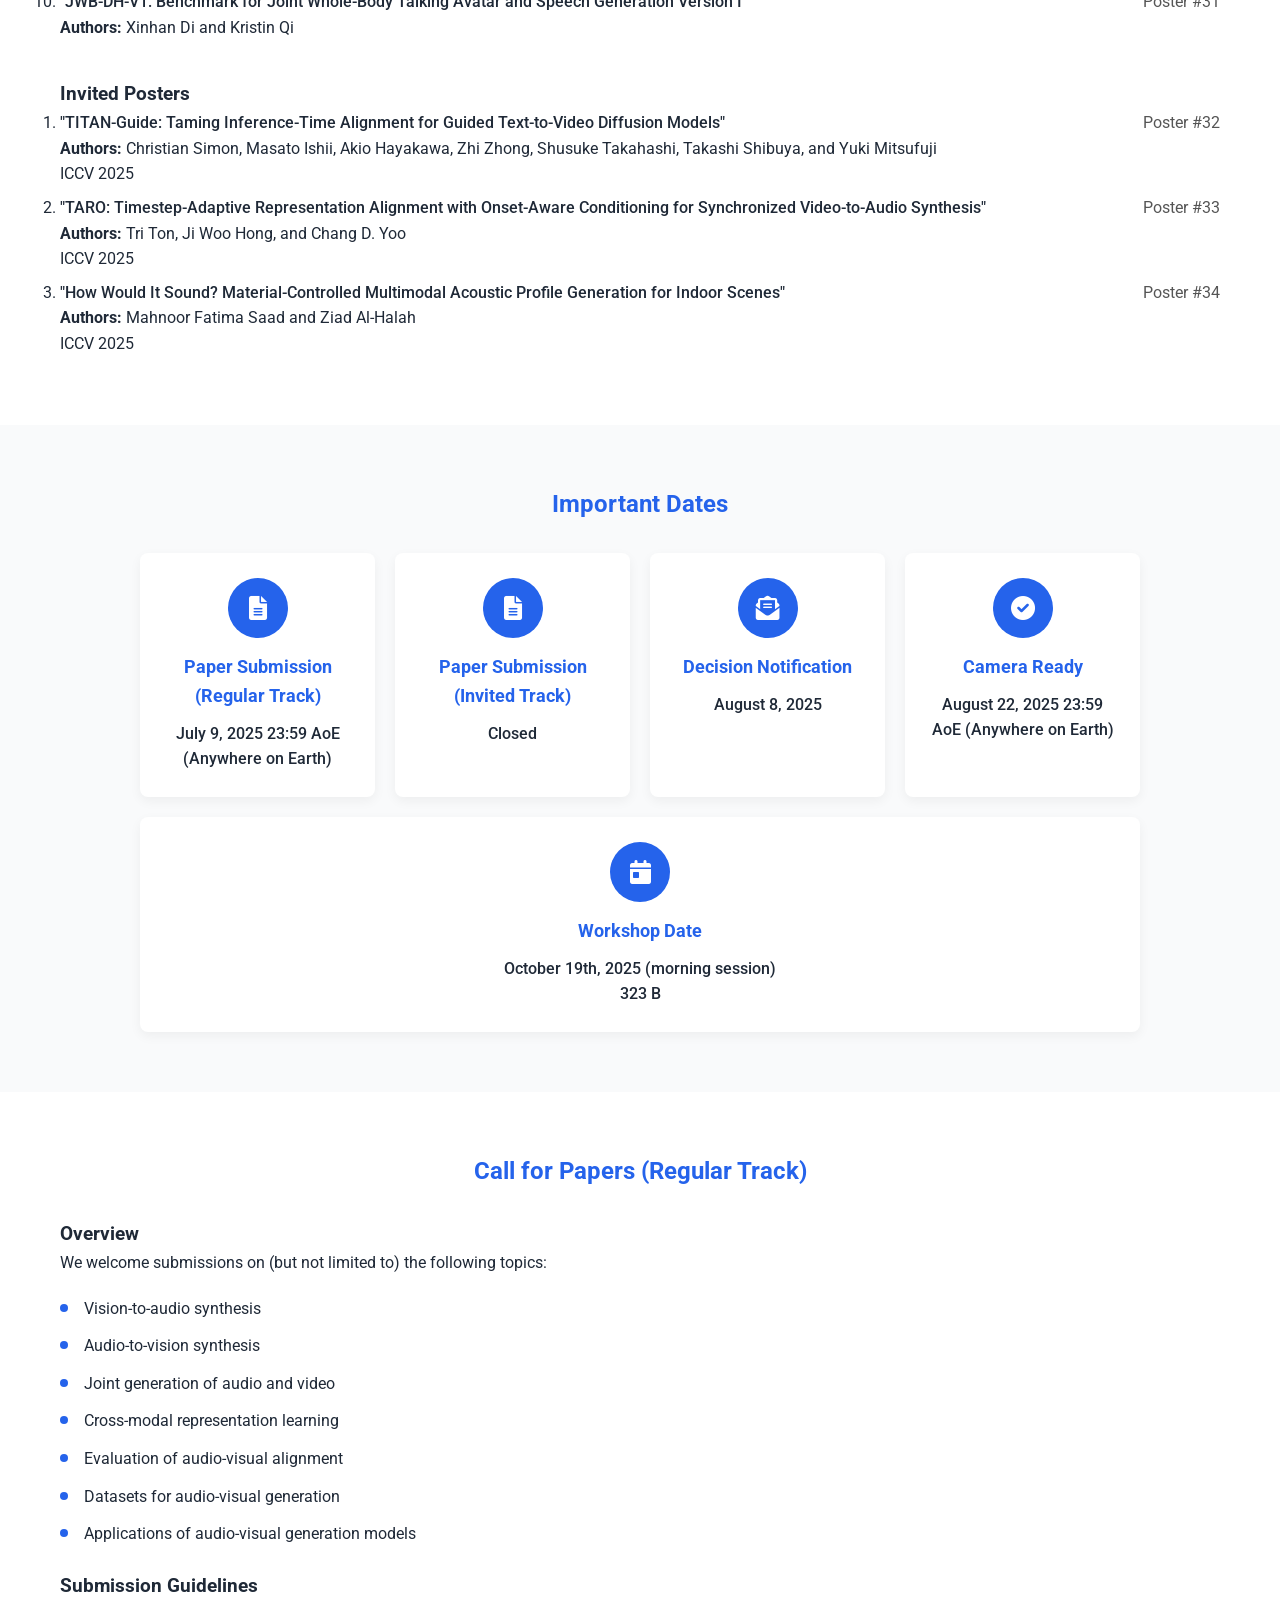
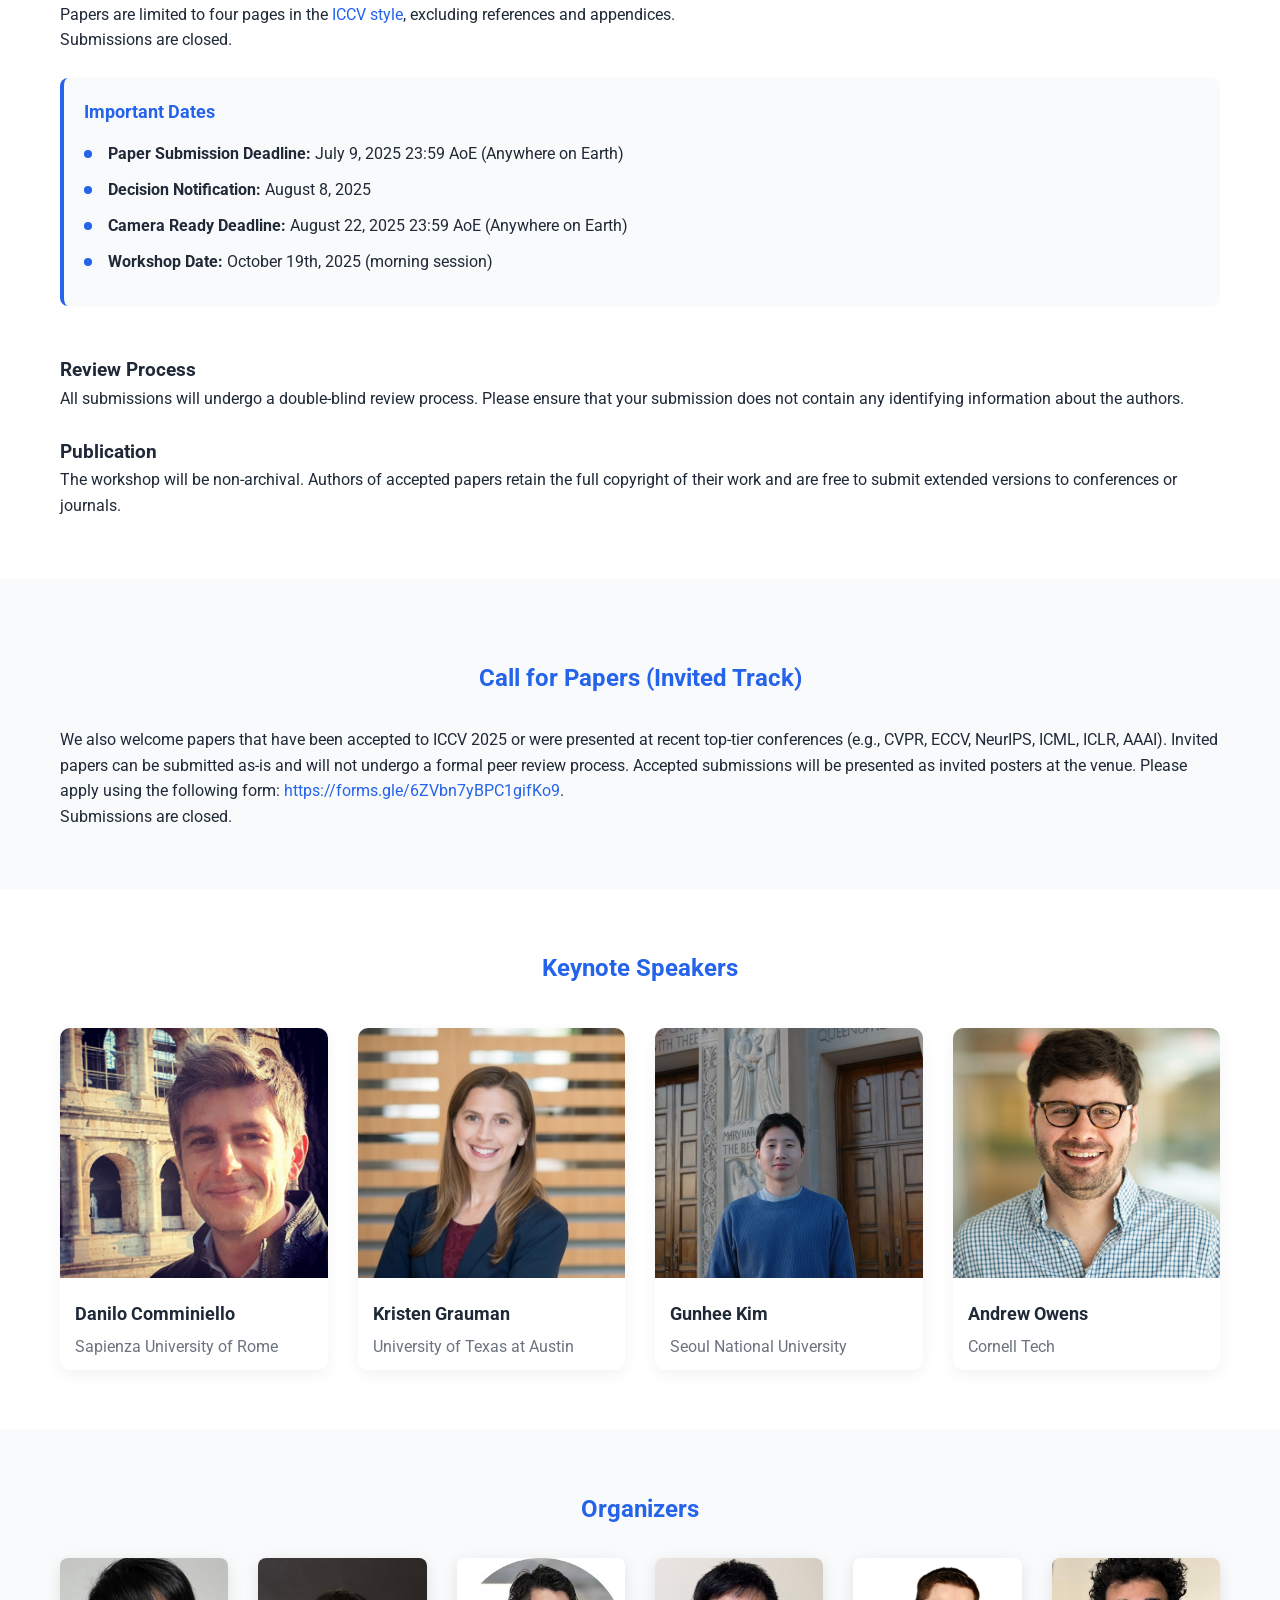
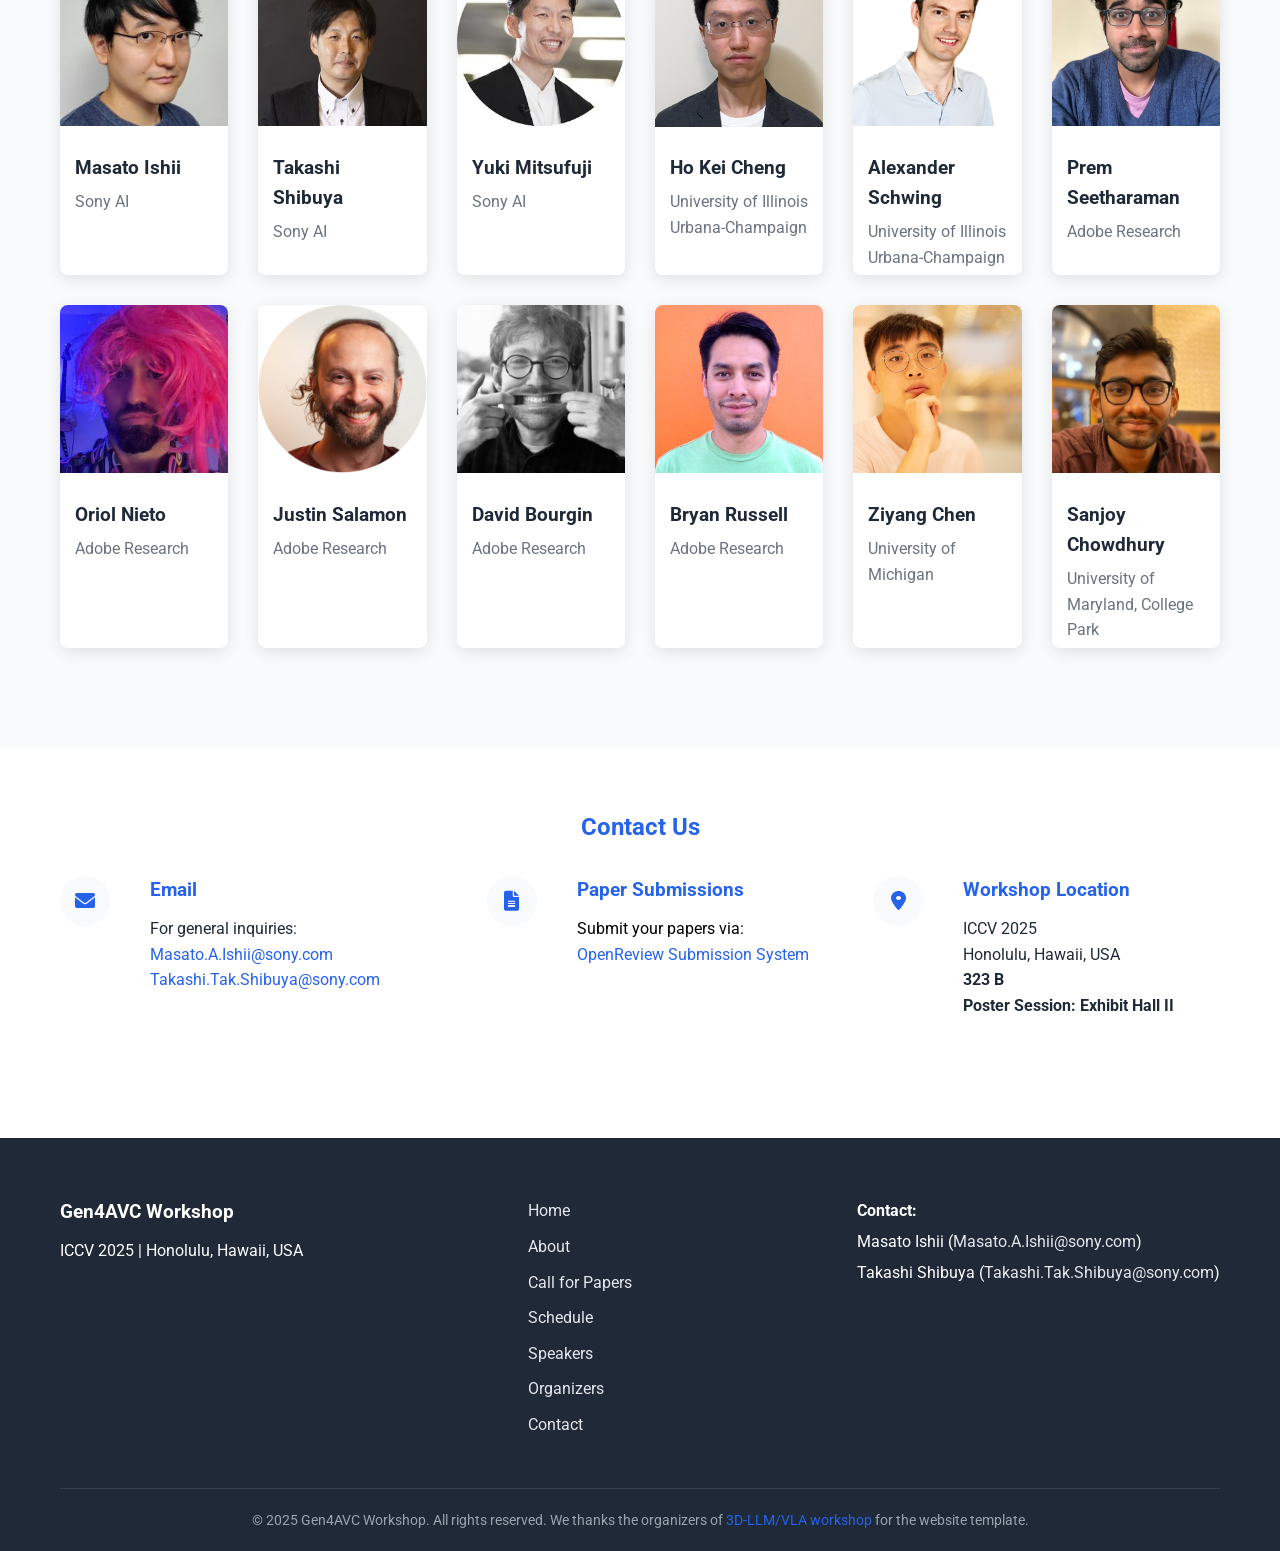
<file: iccv2025/index.html>
<!DOCTYPE html>
<html lang="en">
    <head>
        <meta charset="UTF-8">
        <meta name="viewport" content="width=device-width, initial-scale=1.0">

        <!-- Primary Meta Tags -->
        <title>Gen4AVC Workshop | ICCV 2025</title>
        <meta name="title" content="Gen4AVC Workshop | ICCV 2025">
        <meta name="description"
            content="Generative AI for Audio-Visual Content Creation. Join us at ICCV 2025 in Hawaii, USA to explore multimodal generation with sight and sound.">
        <meta name="keywords" content="audio-visual, multimodal, generative models, ICCV 2025, computer vision">
        <meta name="author" content="Gen4AVC Workshop Organizers">

        <!-- Favicon -->
        <link rel="icon" type="image/png" href="imgs/logo.png">

        <!-- Canonical URL -->
        <link rel="canonical" href="https://gen4avc.github.io/iccv2025/">

        <!-- Open Graph / Facebook -->
        <meta property="og:type" content="website">
        <meta property="og:url" content="https://gen4avc.github.io/iccv2025/">
        <meta property="og:title" content="Gen4AVC Workshop | ICCV 2025">
        <meta property="og:description"
            content="Generative AI for Audio-Visual Content Creation. Join us at ICCV 2025 in Hawaii, USA to explore multimodal generation with sight and sound.">
        <meta property="og:image"
            content="https://gen4avc.github.io/iccv2025/imgs/card.jpg">
        <meta property="og:image:type" content="image/jpeg">
        <meta property="og:image:width" content="1776">
        <meta property="og:image:height" content="511">

        <!-- Twitter -->
        <meta name="twitter:card" content="summary_large_image">
        <meta name="twitter:url"
            content="https://gen4avc.github.io/iccv2025/">
        <meta name="twitter:title"
            content="Gen4AVC Workshop | ICCV 2025">
        <meta name="twitter:description"
            content="Generative AI for Audio-Visual Content Creation. Join us at ICCV 2025 in Hawaii, USA to explore multimodal generation with sight and sound.">
        <meta name="twitter:image"
            content="https://gen4avc.github.io/imgs/card.jpg">

        <!-- Schema.org for Google -->
        <!-- <script type="application/ld+json">
        {
          "@context": "https://schema.org",
          "@type": "Event",
          "name": "3D-LLM/VLA Workshop at CVPR 2025",
          "description": "Workshop on Bridging Language, Vision and Action in 3D Environments",
          "startDate": "2025-06-12T08:00:00-05:00",
          "endDate": "2025-06-12T12:30:00-05:00",
          "eventStatus": "https://schema.org/EventScheduled",
          "eventAttendanceMode": "https://schema.org/OfflineEventAttendanceMode",
          "location": {
            "@type": "Place",
            "name": "CVPR 2025",
            "address": {
              "@type": "PostalAddress",
              "addressLocality": "Nashville",
              "addressRegion": "TN",
              "addressCountry": "USA"
            }
          },
          "organizer": {
            "@type": "Organization",
            "name": "3D-LLM/VLA Workshop Organizing Committee",
            "url": "https://3d-llm-vla.github.io/"
          },
          "image": "https://3d-llm-vla.github.io/imgs/logo.png",
          "offers": {
            "@type": "Offer",
            "availability": "https://schema.org/InStock",
            "url": "https://3d-llm-vla.github.io/"
          }
        }
        </script> -->

        <!-- Existing CSS and font links -->
        <link rel="stylesheet" href="css/styles.css">
        <link rel="stylesheet"
            href="https://cdnjs.cloudflare.com/ajax/libs/font-awesome/6.0.0/css/all.min.css">
        <link
            href="https://fonts.googleapis.com/css2?family=Roboto:wght@300;400;500;700&display=swap"
            rel="stylesheet">
        <!-- Removed Three.js and VANTA.js scripts for static gradient background -->

        <script>
        // Define the deadlines (converted to UTC)
        // Submission Deadline: July 9, 2025 23:59 AoE equals July 10, 2025 11:59:00 UTC
        var submissionDeadline = new Date("Jul 10, 2025 11:59:00 UTC").getTime();
        // Camera Ready Deadline: Aug. 22, 2025 23:59 AoE equals Aug. 23, 2025 11:59:00 UTC
        var cameraReadyDeadline = new Date("Aug 23, 2025 11:59:00 UTC").getTime();

        // Function to update a countdown element by id
        function updateCountdown(deadline, elementId) {
            var now = new Date().getTime();
            var distance = deadline - now;
            var countdownElem = document.getElementById(elementId);
            if (distance < 0) {
            countdownElem.innerHTML = "00 weeks 00 days 00:00:00";
            countdownElem.style.color = "gray";
            } else {
            var totalDays = Math.floor(distance / (1000 * 60 * 60 * 24));
            var weeks = Math.floor(totalDays / 7);
            var days = totalDays % 7;
            var hours = Math.floor((distance % (1000 * 60 * 60 * 24)) / (1000 * 60 * 60));
            var minutes = Math.floor((distance % (1000 * 60 * 60)) / (1000 * 60));
            var seconds = Math.floor((distance % (1000 * 60)) / 1000);
            var formatNumber = function(num) {
                return num < 10 ? "0" + num : num;
            };
            countdownElem.innerHTML = formatNumber(weeks) + " weeks " +
                formatNumber(days) + " days " + formatNumber(hours) + ":" +
                formatNumber(minutes) + ":" + formatNumber(seconds);
            }
            countdownElem.style.color = "black"; // Reset color to black if not expired
        }

        // Update both countdowns every second
        setInterval(function() {
            updateCountdown(submissionDeadline, "countdown_submission");
            updateCountdown(cameraReadyDeadline, "countdown_camera");
        }, 1000);
        </script>
    </head>

    <body>
        <header class="fixed-header">
            <div class="container">
                <div class="logo">
                    <div class="logo-container">
                        <img src="imgs/logo.png" alt="Gen4AVC Logo"
                            class="logo-image">
                        <div class="logo-text">
                            <h1>Gen4AVC</h1>
                            <p>ICCV 2025 Workshop</p>
                        </div>
                    </div>
                </div>
                <nav>
                    <ul>
                        <li><a href="#home" class="active">Home</a></li>
                        <li><a href="#about">About</a></li>
                        <li><a href="#call">Call for Papers</a></li>
                        <li><a href="#schedule">Schedule</a></li>
                        <li><a href="#speakers">Speakers</a></li>
                        <li><a href="#organizers">Organizers</a></li>
                        <li><a href="#contact">Contact</a></li>
                    </ul>
                    <div class="hamburger">
                        <span></span>
                        <span></span>
                        <span></span>
                    </div>
                </nav>
            </div>
        </header>

        <!-- Home/Hero Section -->
        <section id="home" class="hero">
            <div id="hero-background"></div>
            <div class="container">
                <h2 style="max-width: 1000px; margin-top: -40px; background-color: rgba(0, 0, 0, .5);">Generative AI for Audio-Visual Content Creation</h2>
                <p class="centered-subtitle" style="background-color: rgba(0, 0, 0, .5)">1st Workshop on Gen4AVC, ICCV 2025
                    <br>
                    Date: 10/19 (Sunday) &nbsp;&middot;&nbsp; Location: 323 B &nbsp;&middot;&nbsp; Honolulu, Hawaii, USA</p>
                <div class="cta-buttons">
                    <a href="#call" class="btn primary">Submit Paper</a>
                    <a href="#schedule" class="btn secondary" style="background-color: rgba(0, 0, 0, .5)">View Schedule</a>
                </div>
            </div>
        </section>

        <!-- About/Overview Section -->
        <section id="about" class="overview" style="margin-bottom: -60px;">
            <div class="container">
                <h2>Workshop Overview</h2>
                <div class="overview-content">
                    <div class="overview-text">
                        <p style="text-align: justify;">Seamless integration of audio and visual elements is crucial for creating immersive and engaging content. Audio-visual generation, involving the synthesis of one modality from the other or both jointly,
                        has become a key research area. This capability holds significant potential for applications like virtual reality, gaming, film production, and interactive media, using advanced generative models to enhance
                        multimedia quality and realism.</p>
                        
                        <p style="text-align: justify;">This workshop highlights the growing importance of audio-visual generation in modern content
                        creation, bringing together researchers and practitioners from academia and industry to explore the latest advances, challenges, and emerging opportunities in this dynamic field.</p>

                    <div class="topics" style="margin-top: 30px;">
                        <h3>Topics Include:</h3>
                        <ul>
                            <li>Vision-to-audio synthesis</li>
                            <li>Audio-to-vision synthesis</li>
                            <li>Joint generation of audio and video</li>
                        </ul>
                    </div>
                    </div>
                </div>
                
                
            </div>
        </section>

        <!-- Schedule Section -->
        <section id="schedule" class="schedule-section">
            <div class="container">
                <h2>Schedule</h2>
                <p><strong style="font-size: 1.2em; color: #2c3e50;">Morning Session, October 19th, 2025</strong></p>

                <div class="schedule-note">
                    <p><strong>Note:</strong> All times are in Hawaii Standard Time (HST).</p>
                </div>

                <div class="timeline">
                    <div class="timeline-item">
                        <div class="time">8:55 - 9:00</div>
                        <div class="event">
                            <h3>Opening Remarks</h3>
                            <p>Welcome and introduction to the workshop</p>
                        </div>
                    </div>

                    <div class="timeline-item">
                        <div class="time">9:00 - 9:30</div>
                        <div class="event">
                            <div class="event-with-photo">
                                <img src="imgs/speakers/danilo_comminiello.jpg" alt="Danilo Comminiello" class="speaker-thumbnail">
                                <div class="event-details">
                                    <h3>Invited Talk 1: <a href="https://danilocomminiello.site.uniroma1.it/" target="_blank">Danilo Comminiello</a></h3>
                                    <p>Sapienza University of Rome</p>
                                    <p class="talk-title">"Weaving Time, Space &amp; Semantics: Multimodal Alignment for Audio-Visual Generation"</p>
                                    <p class="slide-download"><a href="decks/DaniloComminiello_Gen4AVC_2025.pdf" target="_blank" rel="noopener noreferrer">Slides</a></p>
                                </div>
                            </div>
                        </div>
                    </div>

                    <div class="timeline-item">
                        <div class="time">9:30 - 10:00</div>
                        <div class="event">
                            <div class="event-with-photo">
                                <img src="imgs/speakers/andrew_owens.jpg" alt="Andrew Owens" class="speaker-thumbnail">
                                <div class="event-details">
                                    <h3>Invited Talk 2: <a href="https://andrewowens.com/" target="_blank">Andrew Owens</a></h3>
                                    <p>Cornell Tech</p>
                                    <p class="talk-title">"Generating Sounds from Physical Interactions in 3D Scenes"</p>
                                    <p class="slide-download"><a href="decks/AndrewOwens_Gen4AVC_2025.pdf" target="_blank" rel="noopener noreferrer">Slides</a></p>
                                </div>
                            </div>
                        </div>
                    </div>

                    <div class="timeline-item">
                        <div class="time">10:00 - 10:15</div>
                        <div class="event">
                            <h3>Coffee Break & Poster Setup</h3>
                            <p>Authors set up posters</p>
                        </div>
                    </div>

                    <div class="timeline-item">
                        <div class="time">10:15 - 11:00</div>
                        <div class="event">
                            <h3>Poster Session (Exhibit Hall II)</h3>
                            <p>Poster presentations - see <a href="#posters">poster list below</a></p>
                        </div>
                    </div>

                    <div class="timeline-item">
                        <div class="time">11:00 - 11:30</div>
                        <div class="event">
                            <div class="event-with-photo">
                                <img src="imgs/speakers/gunhee_kim.jpg" alt="Gunhee Kim" class="speaker-thumbnail">
                                <div class="event-details">
                                    <h3>Invited Talk 3: <a href="https://vision.snu.ac.kr/gunhee/" target="_blank">Gunhee Kim</a></h3>
                                    <p>Seoul National University</p>
                                    <p class="talk-title">"ViSAGe: Towards Scene-Aware Video-to-Spatial Audio Generation"</p>
                                    <p class="slide-download"><a href="decks/GunheeKim_Gen4AVC_2025.pdf" target="_blank" rel="noopener noreferrer">Slides</a></p>
                                </div>
                            </div>
                        </div>
                    </div>

                    <div class="timeline-item">
                        <div class="time">11:30 - 12:00</div>
                        <div class="event">
                            <div class="event-with-photo">
                                <img src="imgs/speakers/kristen_grauman.jpg" alt="Kristen Grauman" class="speaker-thumbnail">
                                <div class="event-details">
                                    <h3>Invited Talk 4: <a href="https://www.cs.utexas.edu/~grauman/" target="_blank">Kristen Grauman</a></h3>
                                    <p>University of Texas at Austin</p>
                                    <p class="talk-title">"Discovering and Generating Action Sounds from Video"</p>
                                    <p class="slide-download"><a href="decks/KristenGrauman_Gen4AVC_2025.pdf" target="_blank" rel="noopener noreferrer">Slides</a></p>
                                </div>
                            </div>
                        </div>
                    </div>
                </div>
            </div>
        </section>

        <!-- Posters Section -->
        <section id="posters" class="posters-section">
            <div class="container">
                <h2>Poster Presentations (Venue: Exhibit Hall II)</h2>
                
                <div class="posters-content">
                    <h3>Regular Posters</h3>
                    <ol class="poster-list">
                        <li class="poster-item">
                            <div class="poster-title-row">
                                <h4>"LD-LAudio-V1: Video-to-Long-Form-Audio Generation Extension with Dual Lightweight Adapters"</h4>
                                <span class="poster-id">Poster #22</span>
                            </div>
                            <p><strong>Authors:</strong> Haomin Zhang, Kristin Qi, Shuxin Yang, Zihao Chen, Chaofan Ding, and Xinhan Di</p>
                        </li>

                        <li class="poster-item">
                            <div class="poster-title-row">
                                <h4>"Do State-of-the-art Audio-visual VLMs Understand Audio-video Temporal Misalignment"</h4>
                                <span class="poster-id">Poster #23</span>
                            </div>
                            <p><strong>Authors:</strong> Motonobu Kimura, Ren Ohkubo, Yue Qiu, and Yutaka Satoh</p>
                        </li>

                        <li class="poster-item">
                            <div class="poster-title-row">
                                <h4>"Seeing What You Say: Expressive Image Generation from Speech"</h4>
                                <span class="poster-id">Poster #24</span>
                            </div>
                            <p><strong>Authors:</strong> Jiyoung Lee, Song Park, Sanghyuk Chun, and Soo-Whan Chung</p>
                        </li>

                        <li class="poster-item">
                            <div class="poster-title-row">
                                <h4>"KeyVID: Keyframe-Aware Video Diffusion for Audio-Synchronized Visual Animation"</h4>
                                <span class="poster-id">Poster #25</span>
                            </div>
                            <p><strong>Authors:</strong> Xingrui Wang, Jiang Liu, Ze Wang, Xiaodong Yu, Jialian Wu, Ximeng Sun, Yusheng Su, Alan Yuille, Zicheng Liu, and Emad Barsoum</p>
                        </li>

                        <li class="poster-item">
                            <div class="poster-title-row">
                                <h4>"Not Like Transformers: Drop the Beat Representation for Dance Generation with Mamba-Based Diffusion Model"</h4>
                                <span class="poster-id">Poster #26</span>
                            </div>
                            <p><strong>Authors:</strong> Sangjune Park, Inhyeok Choi, Donghyeon Soon, Youngwoo Jeon, and Kyungdon Joo</p>
                        </li>

                        <li class="poster-item">
                            <div class="poster-title-row">
                                <h4>"High-Fidelity Talking Portrait Synthesis with Personalized 3D Generative Prior"</h4>
                                <span class="poster-id">Poster #27</span>
                            </div>
                            <p><strong>Authors:</strong> Jaehoon Ko, Kyusun Cho, JoungBin Lee, Heeji Yoon, and Seungryong Kim</p>
                        </li>

                        <li class="poster-item">
                            <div class="poster-title-row">
                                <h4>"Dance Video Generation using Music-to-Pose Encoder Trained on Synthetic Dataset Generation Pipeline leveraging Latent Diffusion Framework"</h4>
                                <span class="poster-id">Poster #28</span>
                            </div>
                            <p><strong>Author:</strong> Nokap Tony Park</p>
                        </li>

                        <li class="poster-item">
                            <div class="poster-title-row">
                                <h4>"Differentiable Room Acoustic Rendering with Multi-View Vision Priors"</h4>
                                <span class="poster-id">Poster #29</span>
                            </div>
                            <p><strong>Authors:</strong> Derong Jin and Ruohan Gao</p>
                        </li>

                        <li class="poster-item">
                            <div class="poster-title-row">
                                <h4>"SpecMaskFoley: Efficient Yet Effective Synchronized Video-to-audio Synthesis via Pretraining and ControlNet"</h4>
                                <span class="poster-id">Poster #30</span>
                            </div>
                            <p><strong>Authors:</strong> Zhi Zhong, Akira Takahashi, Shuyang Cui, Keisuke Toyama, Shusuke Takahashi, and Yuki Mitsufuji</p>
                        </li>

                        <li class="poster-item">
                            <div class="poster-title-row">
                                <h4>"JWB-DH-V1: Benchmark for Joint Whole-Body Talking Avatar and Speech Generation Version I"</h4>
                                <span class="poster-id">Poster #31</span>
                            </div>
                            <p><strong>Authors:</strong> Xinhan Di and Kristin Qi</p>
                        </li>
                    </ol>

                    <h3 style="margin-top: 40px;">Invited Posters</h3>
                    <ol class="poster-list">
                        <li class="poster-item invited">
                            <div class="poster-title-row">
                                <h4>"TITAN-Guide: Taming Inference-Time Alignment for Guided Text-to-Video Diffusion Models"</h4>
                                <span class="poster-id">Poster #32</span>
                            </div>
                            <p><strong>Authors:</strong> Christian Simon, Masato Ishii, Akio Hayakawa, Zhi Zhong, Shusuke Takahashi, Takashi Shibuya, and Yuki Mitsufuji</p>
                            <p class="venue-tag">ICCV 2025</p>
                        </li>

                        <li class="poster-item invited">
                            <div class="poster-title-row">
                                <h4>"TARO: Timestep-Adaptive Representation Alignment with Onset-Aware Conditioning for Synchronized Video-to-Audio Synthesis"</h4>
                                <span class="poster-id">Poster #33</span>
                            </div>
                            <p><strong>Authors:</strong> Tri Ton, Ji Woo Hong, and Chang D. Yoo</p>
                            <p class="venue-tag">ICCV 2025</p>
                        </li>

                        <li class="poster-item invited">
                            <div class="poster-title-row">
                                <h4>"How Would It Sound? Material-Controlled Multimodal Acoustic Profile Generation for Indoor Scenes"</h4>
                                <span class="poster-id">Poster #34</span>
                            </div>
                            <p><strong>Authors:</strong> Mahnoor Fatima Saad and Ziad Al-Halah</p>
                            <p class="venue-tag">ICCV 2025</p>
                        </li>
                    </ol>
                </div>
            </div>
        </section>

        <!-- Important Dates Section -->
        <section id="dates" class="dates-section">
            <div class="container">
                <h2>Important Dates</h2>
                <div class="dates-container">
                    <div class="date-item">
                        <div class="date-icon">
                            <i class="fas fa-file-alt"></i>
                        </div>
                        <div class="date-info">
                            <h3>Paper Submission (Regular Track)</h3>
                            <p>July 9, 2025 23:59 AoE (Anywhere on Earth)</p>
                            <!-- <div id="countdown_submission"></div> -->
                        </div>
                    </div>

                    <div class="date-item">
                        <div class="date-icon">
                            <i class="fas fa-file-alt"></i>
                        </div>
                        <div class="date-info">
                            <h3>Paper Submission (Invited Track)</h3>
                            <p>Closed</p>
                            <!-- <div id="countdown_submission"></div> -->
                        </div>
                    </div>

                    <div class="date-item">
                        <div class="date-icon">
                            <i class="fas fa-envelope-open-text"></i>
                        </div>
                        <div class="date-info">
                            <h3>Decision Notification</h3>
                            <p>August 8, 2025</p>
                        </div>
                    </div>

                    <div class="date-item">
                        <div class="date-icon">
                            <i class="fas fa-check-circle"></i>
                        </div>
                        <div class="date-info">
                            <h3>Camera Ready</h3>
                            <p>August 22, 2025 23:59 AoE (Anywhere on Earth)</p>
                            <!-- <div id="countdown_camera"></div> -->
                        </div>
                    </div>

                    <div class="date-item">
                        <div class="date-icon">
                            <i class="fas fa-calendar-day"></i>
                        </div>
                        <div class="date-info">
                            <h3>Workshop Date</h3>
                            <p>October 19th, 2025 (morning session)</p>
                            <p>323 B</p>
                        </div>
                    </div>
                </div>
            </div>
        </section>

        <!-- Call for Papers Section -->
        <section id="call" class="call-section">
            <div class="container">
                <h2>Call for Papers (Regular Track)</h2>
                <div class="paper-info">
                    <h3>Overview</h3>
                    <p>
                        We welcome submissions on (but not limited to) the following topics:
                        <!-- We invite submissions of papers related to the
                        integration of language and 3D perception, with a focus
                        on developing embodied agents and robots. Topics of
                        interest include, but are not limited to: -->
                    </p>

                    <ul class="topics-list" style="margin-top: 20px;">
                        <li>Vision-to-audio synthesis</li>
                        <li>Audio-to-vision synthesis</li>
                        <li>Joint generation of audio and video</li>
                        <li>Cross-modal representation learning</li>
                        <li>Evaluation of audio-visual alignment</li>
                        <li>Datasets for audio-visual generation</li>
                        <li>Applications of audio-visual generation models</li>
                    </ul>

                    <h3>Submission Guidelines</h3>
                    <p>
                        Papers are limited to four pages in the <a href="https://media.eventhosts.cc/Conferences/ICCV2025/ICCV2025-Author-Kit-Feb.zip">ICCV style</a>, excluding references and appendices.
                        <!-- Papers should be submitted in the <a href="https://media.eventhosts.cc/Conferences/ICCV2025/ICCV2025-Author-Kit-Feb.zip">ICCV format</a>,
                        with a length of 2-8 pages (excluding references). All
                        submissions will be peer-reviewed, and accepted papers
                        will be presented at the workshop as posters. -->
                    </p>

                    <!-- <p>Submissions should be made through the <a
                            href="https://openreview.net/group?id=thecvf.com/ICCV/2025/Workshop/Gen4AVC"
                            target="_blank">OpenReview submission
                            system</a>.</p> -->

                    <p>Submissions are closed.</p>

                    <div class="submission-box">
                        <h4>Important Dates</h4>
                        <ul>
                            <li><strong>Paper Submission Deadline:</strong>
                                July 9, 2025 23:59 AoE (Anywhere on Earth)</li>
                            <li><strong>Decision Notification:</strong> August 8, 2025</li>
                            <li><strong>Camera Ready Deadline:</strong> August 22, 2025 23:59 AoE (Anywhere on Earth)</li>
                            <li><strong>Workshop Date:</strong> October 19th, 2025 (morning session)</li>
                        </ul>
                    </div>

                    <br>

                    <h3>Review Process</h3>
                    <p>
                        All submissions will undergo a double-blind review
                        process. 
                        Please ensure that your submission does not
                        contain any identifying information about the authors.
                    </p>

                    <br>

                    <h3>Publication</h3>
                    <p>The workshop will be non-archival. Authors of accepted
                        papers retain the full copyright of their work and are
                        free to submit extended versions to conferences or
                        journals.
                    </p>
                </div>
            </div>
        </section>

        <!-- Call for Invited Papers Section -->
        <section id="call" class="call-section-2">
            <div class="container">
                <h2>Call for Papers (Invited Track)</h2>
                <p>
                We also welcome papers that have been accepted to ICCV 2025 or were presented at recent top-tier conferences (e.g., CVPR, ECCV, NeurIPS, ICML, ICLR, AAAI). 
                Invited papers can be submitted as-is and will not undergo a formal peer review process.
                Accepted submissions will be presented as invited posters at the venue.
                Please apply using the following form: <a href="https://forms.gle/6ZVbn7yBPC1gifKo9">https://forms.gle/6ZVbn7yBPC1gifKo9</a>.
                </p>
                <p>
                Submissions are closed.
                </p>
                </div>
            </div>
        </section>

        <!-- Speakers Section -->
        <section id="speakers" class="speakers-section">
            <div class="container">
                <h2>Keynote Speakers</h2>

                <div class="speakers-grid full">
                    <div class="speaker-card">
                        <a href="https://danilocomminiello.site.uniroma1.it/"
                            target="_blank">
                            <img src="imgs/speakers/danilo_comminiello.jpg"
                                alt="Danilo Comminiello">
                            <div class="speaker-info">
                                <h3>Danilo Comminiello</h3>
                                <p class="affiliation">Sapienza University of Rome</p>
                            </div>
                        </a>
                    </div>

                    <div class="speaker-card">
                        <a href="https://www.cs.utexas.edu/~grauman/"
                            target="_blank">
                            <img src="imgs/speakers/kristen_grauman.jpg"
                                alt="Kristen Grauman">
                            <div class="speaker-info">
                                <h3>Kristen Grauman</h3>
                                <p class="affiliation">University of Texas at Austin</p>
                            </div>
                        </a>
                    </div>

                    <div class="speaker-card">
                        <a href="https://vision.snu.ac.kr/gunhee/"
                            target="_blank">
                            <img src="imgs/speakers/gunhee_kim.jpg"
                                alt="Gunhee Kim">
                            <div class="speaker-info">
                                <h3>Gunhee Kim</h3>
                                <p class="affiliation">Seoul National University</p>
                            </div>
                        </a>
                    </div>

                    <div class="speaker-card">
                        <a href="https://andrewowens.com/" target="_blank">
                            <img src="imgs/speakers/andrew_owens.jpg"
                                alt="Andrew Owens">
                            <div class="speaker-info">
                                <h3>Andrew Owens</h3>
                                <p class="affiliation">Cornell Tech</p>
                            </div>
                        </a>
                    </div>
                </div>
            </div>
        </section>

        <!-- Organizers Section -->
        <section id="organizers" class="organizers-section">
            <div class="container">
                <h2>Organizers</h2>

                <div class="organizers-grid">
                    <div class="organizer-card">
                        <a href="https://scholar.google.com/citations?user=RRIO1CcAAAAJ" target="_blank">
                            <img src="imgs/organizers/masato_ishii.jpeg"
                                alt="Masato Ishii">
                            <h3>Masato Ishii</h3>
                            <p class="affiliation">Sony AI</p>
                        </a>
                    </div>

                    <div class="organizer-card">
                        <a href="https://scholar.google.com/citations?user=XCRO260AAAAJ" target="_blank">
                            <img src="imgs/organizers/takashi_shibuya.jpeg"
                                alt="Takashi Shibuya">
                            <h3>Takashi Shibuya</h3>
                            <p class="affiliation">Sony AI</p>
                        </a>
                    </div>

                    <div class="organizer-card">
                        <a href="https://www.yukimitsufuji.com/" target="_blank">
                            <img src="imgs/organizers/yuki_mitsufuji.jpeg" alt="Yuki Mitsufuji">
                            <h3>Yuki Mitsufuji</h3>
                            <p class="affiliation">Sony AI</p>
                        </a>
                    </div>

                    <div class="organizer-card">
                        <a href="https://hkchengrex.com/" target="_blank">
                            <img src="imgs/organizers/rex_cheng.jpeg" alt="Ho Kei Cheng">
                            <h3>Ho Kei Cheng</h3>
                            <p class="affiliation">University of Illinois Urbana-Champaign</p>
                        </a>
                    </div>

                    <div class="organizer-card">
                        <a href="https://www.alexander-schwing.de/" target="_blank">
                            <img src="imgs/organizers/alexander_schwing.png" alt="Alexander Schwing">
                            <h3>Alexander Schwing</h3>
                            <p class="affiliation">University of Illinois Urbana-Champaign</p>
                        </a>
                    </div>

                    <div class="organizer-card">
                        <a href="https://pseeth.github.io/" target="_blank">
                            <img src="imgs/organizers/prem_seetharaman.jpg" alt="Prem Seetharaman">
                            <h3>Prem Seetharaman</h3>
                            <p class="affiliation">Adobe Research</p>
                        </a>
                    </div>

                    <div class="organizer-card">
                        <a href="https://www.urinieto.com/" target="_blank">
                            <img src="imgs/organizers/oriol_nieto.jpg" alt="Oriol Nieto">
                            <h3>Oriol Nieto</h3>
                            <p class="affiliation">Adobe Research</p>
                        </a>
                    </div>

                    <div class="organizer-card">
                        <a href="https://www.justinsalamon.com/" target="_blank">
                            <img src="imgs/organizers/justin_salamon.png" alt="Justin Salamon">
                            <h3>Justin Salamon</h3>
                            <p class="affiliation">Adobe Research</p>
                        </a>
                    </div>

                    <div class="organizer-card">
                        <a href="https://www.davidbourgin.com/" target="_blank">
                            <img src="imgs/organizers/david_bourgin.jpeg" alt="David Bourgin">
                            <h3>David Bourgin</h3>
                            <p class="affiliation">Adobe Research</p>
                        </a>
                    </div>

                    <div class="organizer-card">
                        <a href="https://bryanrussell.org/" target="_blank">
                            <img src="imgs/organizers/bryan_russell.jpg" alt="Bryan Russell">
                            <h3>Bryan Russell</h3>
                            <p class="affiliation">Adobe Research</p>
                        </a>
                    </div>

                    <div class="organizer-card">
                        <a href="https://ificl.github.io/" target="_blank">
                            <img src="imgs/organizers/ziyang_chen.jpg" alt="Ziyang Chen">
                            <h3>Ziyang Chen</h3>
                            <p class="affiliation">University of Michigan</p>
                        </a>
                    </div>

                    <div class="organizer-card">
                        <a href="https://schowdhury671.github.io/" target="_blank">
                            <img src="imgs/organizers/sanjoy_chowdhury.jpg" alt="Sanjoy Chowdhury">
                            <h3>Sanjoy Chowdhury</h3>
                            <p class="affiliation">University of Maryland, College Park</p>
                        </a>
                    </div>

                </div>
            </div>
        </section>

        <!-- Contact Section -->
        <section id="contact" class="contact-section">
            <div class="container">
                <h2>Contact Us</h2>

                <div class="contact-info">
                    
                        <div class="contact-method">
                            <div class="icon">
                                <i class="fas fa-envelope"></i>
                            </div>
                            <div class="details">
                                <h3>Email</h3>
                                <p>For general inquiries:</p>
                                <p><a href="mailto:Masato.A.Ishii@sony.com">Masato.A.Ishii@sony.com</p>
                                <p><a href="mailto:Takashi.Tak.Shibuya@sony.com">Takashi.Tak.Shibuya@sony.com</p>
                            </div>
                        </div>

                        <div class="contact-method">
                            <div class="icon">
                                <i class="fas fa-file-alt"></i>
                            </div>
                            <div class="details">
                                <h3>Paper Submissions</h3>
                                <p style="color: black;">Submit your papers via:</p>
                                <p><a
                                        href="https://openreview.net/group?id=thecvf.com/ICCV/2025/Workshop/Gen4AVC"
                                        target="_blank">OpenReview Submission System</a></p>
                            </div>
                        </div>

                        <div class="contact-method">
                            <div class="icon">
                                <i class="fas fa-map-marker-alt"></i>
                            </div>
                            <div class="details">
                                <h3>Workshop Location</h3>
                                <p>ICCV 2025</p>
                                <p>Honolulu, Hawaii, USA</p>
                                <p><strong>323 B</strong></p>
                                <p><strong>Poster Session: Exhibit Hall II</strong></p>
                            </div>
                        </div>
                    
                </div>

                <!-- <div class="faq">
                    <h3>Frequently Asked Questions</h3>

                    <div class="accordion">
                        <div class="accordion-item">
                            <div class="accordion-header">
                                <h4>What is the paper submission deadline?</h4>
                                <span class="toggle"><i
                                        class="fas fa-plus"></i></span>
                            </div>
                            <div class="accordion-content">
                                <p>The paper submission deadline is <del>April
                                        20, 2025 (23:59)</del> April 25, 2025
                                    (23:59 AoE).</p>
                            </div>
                        </div>

                        <div class="accordion-item">
                            <div class="accordion-header">
                                <h4>Is the workshop in-person or virtual?</h4>
                                <span class="toggle"><i
                                        class="fas fa-plus"></i></span>
                            </div>
                            <div class="accordion-content">
                                <p>The workshop will be held in-person at CVPR
                                    2025 in Nashville, TN, USA.</p>
                            </div>
                        </div>

                        <div class="accordion-item">
                            <div class="accordion-header">
                                <h4>Are the workshop papers archival?</h4>
                                <span class="toggle"><i
                                        class="fas fa-plus"></i></span>
                            </div>
                            <div class="accordion-content">
                                <p>No, the workshop will be non-archival.
                                    Authors of accepted papers retain the full
                                    copyright of their work and are free to
                                    submit extended versions to conferences or
                                    journals.</p>
                            </div>
                        </div>

                        <div class="accordion-item">
                            <div class="accordion-header">
                                <h4>What is the maximum page length for
                                    submissions?</h4>
                                <span class="toggle"><i
                                        class="fas fa-plus"></i></span>
                            </div>
                            <div class="accordion-content">
                                <p>Papers can be submitted in any major
                                    conference's format, with a length of 2-8
                                    pages (excluding references).</p>
                            </div>
                        </div>
                    </div>
                </div> -->
            </div>
        </section>

        <footer>
            <div class="container">
                <div class="footer-content">
                    <div class="footer-logo">
                        <h3>Gen4AVC Workshop</h3>
                        <p>ICCV 2025 | Honolulu, Hawaii, USA</p>
                    </div>
                    <div class="footer-links">
                        <ul>
                            <li><a href="#home">Home</a></li>
                            <li><a href="#about">About</a></li>
                            <li><a href="#call">Call for Papers</a></li>
                            <li><a href="#schedule">Schedule</a></li>
                            <li><a href="#speakers">Speakers</a></li>
                            <li><a href="#organizers">Organizers</a></li>
                            <li><a href="#contact">Contact</a></li>
                        </ul>
                    </div>
                    <div class="footer-contact">
                        <p><strong>Contact:</strong></p>
                        <p>Masato Ishii (<a href="mailto:Masato.A.Ishii@sony.com">Masato.A.Ishii@sony.com</a>)</p>
                        <p>Takashi Shibuya (<a href="mailto:Takashi.Tak.Shibuya@sony.com">Takashi.Tak.Shibuya@sony.com</a>)</p>
                        
                    </div>
                </div>
                <div class="copyright">
                    <p>&copy; 2025 Gen4AVC Workshop. All rights reserved. We thanks the organizers of <a href="https://3d-llm-vla.github.io/">3D-LLM/VLA workshop</a> for the website template. </p>
                </div>
            </div>
        </footer>

        <script src="js/script.js"></script>

        <!-- Add before the closing </body> tag -->
        <div style="display:none;">
            <script type="text/javascript" id="clustrmaps"
                src="//clustrmaps.com/map_v2.js?d=j7FDWI1wzKKEzCWLohxh7IFyPRkDO_Yoq8ehLPPnKB8&cl=ffffff&w=a"></script>
        </div>
    </body>
    
</html>
</file>
<file: eccv2026/css/styles.css>
/* Base Styles */
:root {
    --primary-color: #2563eb;
    --secondary-color: #1e40af;
    --text-color: #1f2937;
    --light-text: #6b7280;
    --background-color: #ffffff;
    --light-background: #f9fafb;
    --border-color: #e5e7eb;
    --success-color: #10b981;
    --warning-color: #f59e0b;
}

* {
    margin: 0;
    padding: 0;
    box-sizing: border-box;
}

body {
    font-family: 'Roboto', sans-serif;
    line-height: 1.6;
    color: var(--text-color);
    background-color: var(--background-color);
}

.container {
    max-width: 1200px;
    margin: 0 auto;
    padding: 0 20px;
}

a {
    text-decoration: none;
    color: var(--primary-color);
    transition: color 0.3s ease;
}

a:hover {
    color: var(--secondary-color);
}

img {
    max-width: 100%;
    height: auto;
}

/* Buttons */
.btn {
    display: inline-block;
    padding: 12px 24px;
    border-radius: 6px;
    font-weight: 500;
    text-align: center;
    transition: all 0.3s ease;
    cursor: pointer;
}

.primary {
    background-color: var(--primary-color);
    color: white;
}

.primary:hover {
    background-color: var(--secondary-color);
    color: white;
}

.secondary {
    background-color: white;
    color: var(--primary-color);
    border: 1px solid var(--primary-color);
}

.secondary:hover {
    background-color: var(--light-background);
}

.center-btn {
    text-align: center;
    margin-top: 30px;
}

/* Header Styles */
header {
    background-color: white;
    box-shadow: 0 2px 10px rgba(0, 0, 0, 0.1);
    position: sticky;
    top: 0;
    z-index: 100;
}

header .container {
    display: flex;
    justify-content: space-between;
    align-items: center;
    padding: 10px 20px;
}

.logo h1 {
    font-size: 22px;
    color: var(--primary-color);
    margin: 0;
}

.logo p {
    font-size: 12px;
    color: var(--light-text);
}

nav ul {
    display: flex;
    list-style: none;
}

nav ul li {
    margin-left: 20px;
}

nav ul li a {
    color: var(--text-color);
    font-weight: 500;
    position: relative;
    font-size: 14px;
}

nav ul li a:hover {
    color: var(--primary-color);
}

nav ul li a.active {
    color: var(--primary-color);
}

nav ul li a.active::after {
    content: "";
    position: absolute;
    bottom: -5px;
    left: 0;
    width: 100%;
    height: 2px;
    background-color: var(--primary-color);
}

.hamburger {
    display: none;
    flex-direction: column;
    cursor: pointer;
}

.hamburger span {
    width: 25px;
    height: 3px;
    background-color: var(--text-color);
    margin-bottom: 5px;
    border-radius: 2px;
}

/* Hero Section */
.hero {
    position: relative;
    background: none;
    padding-top: 180px;
    padding-bottom: 100px;
    z-index: 1;
}

#hero-background {
    position: absolute;
    top: 0;
    left: 0;
    width: 100%;
    height: 100%;
    z-index: -1;
    background: linear-gradient(-45deg, #060e2a, #0f2671, #1a3a6e, #374c88, #0c183b);
    background-size: 400% 400%;
    animation: gradientShift 14s ease infinite;
}

@keyframes gradientShift {
    0%   { background-position: 0% 50%; }
    50%  { background-position: 100% 50%; }
    100% { background-position: 0% 50%; }
}

#hero-canvas {
    position: absolute;
    top: 0;
    left: 0;
    width: 100%;
    height: 100%;
    pointer-events: none;
}

.hero .container {
    position: relative;
    z-index: 2;
    padding-top: 30px;
}

.hero h2 {
    color: white;
    text-shadow: 0 2px 10px rgba(0, 0, 0, 0.4);
    font-size: 42px;
    font-weight: 700;
    margin-bottom: 20px;
    max-width: 900px;
    margin-left: auto;
    margin-right: auto;
}

.hero p {
    color: rgba(255, 255, 255, 0.9);
    text-shadow: 0 2px 5px rgba(0, 0, 0, 0.3);
    font-size: 22px;
    margin-bottom: 40px;
}

.cta-buttons {
    display: flex;
    justify-content: center;
    gap: 20px;
}

/* Improved button styles for better visibility on the new background */
.hero .btn.primary {
    background-color: white;
    color: var(--primary-color);
    border: 2px solid white;
}

.hero .btn.primary:hover {
    background-color: rgba(255, 255, 255, 0.9);
}

.hero .btn.secondary {
    background-color: transparent;
    color: white;
    border: 2px solid white;
}

.hero .btn.secondary:hover {
    background-color: rgba(255, 255, 255, 0.2);
}

/* Overview Section */
.overview {
    padding: 80px 0;
}

.overview h2 {
    text-align: center;
    margin-bottom: 40px;
    color: var(--primary-color);
}

.overview-content {
    display: flex;
    gap: 40px;
    margin-bottom: 40px;
}

.overview-text {
    flex: 1;
}

.overview-text p {
    margin-bottom: 20px;
}

.overview-image {
    flex: 1;
    border-radius: 10px;
    overflow: hidden;
}

.topics {
    max-width: 800px;
}

.topics h3 {
    margin-bottom: 20px;
    color: var(--text-color);
}

.topics ul {
    list-style: none;
    padding-left: 0;
    margin-bottom: 25px;
}

.topics ul li {
    position: relative;
    padding-left: 28px;
    margin-bottom: 12px;
    line-height: 1.6;
}

.topics ul li:before {
    content: "";
    position: absolute;
    left: 0;
    top: 8px;
    width: 10px;
    height: 10px;
    background-color: var(--primary-color);
    border-radius: 50%;
}

.topics-list li,
.submission-box li {
    padding-left: 28px;
    margin-bottom: 14px;
}

.topics-list li:before,
.submission-box li:before {
    background-color: var(--primary-color);
    top: 8px;
}

/* Important Dates Section */
.important-dates {
    background-color: var(--light-background);
    padding: 80px 0;
}

.important-dates h2 {
    text-align: center;
    margin-bottom: 40px;
    color: var(--primary-color);
}

.dates-grid {
    display: grid;
    grid-template-columns: repeat(auto-fill, minmax(250px, 1fr));
    gap: 30px;
}

.date-item {
    background-color: white;
    padding: 25px;
    border-radius: 10px;
    box-shadow: 0 5px 15px rgba(0, 0, 0, 0.05);
    transition: transform 0.3s ease, box-shadow 0.3s ease;
}

.date-item:hover {
    transform: translateY(-5px);
    box-shadow: 0 10px 20px rgba(0, 0, 0, 0.1);
}

.date {
    font-size: 20px;
    font-weight: 700;
    color: var(--primary-color);
    margin-bottom: 10px;
}

.date-desc {
    color: var(--text-color);
}

/* Speakers Preview Section */
.speakers-preview {
    padding: 80px 0;
}

.speakers-preview h2 {
    text-align: center;
    margin-bottom: 40px;
    color: var(--primary-color);
}

.speakers-grid {
    display: grid;
    grid-template-columns: repeat(auto-fill, minmax(250px, 1fr));
    gap: 30px;
}

.speaker-card {
    background-color: white;
    border-radius: 10px;
    overflow: hidden;
    box-shadow: 0 5px 15px rgba(0, 0, 0, 0.05);
    transition: transform 0.3s ease, box-shadow 0.3s ease;
}

.speaker-card:hover {
    transform: translateY(-5px);
    box-shadow: 0 10px 20px rgba(0, 0, 0, 0.1);
}

.speaker-card img {
    width: 100%;
    aspect-ratio: 1 / 1;
    object-fit: cover;
}

.speaker-card h3 {
    padding: 15px 15px 5px;
    font-size: 18px;
}

.speaker-card p {
    padding: 0 15px 10px;
    color: var(--light-text);
}

.speaker-status {
    padding: 5px 15px 15px;
    font-size: 14px;
    font-weight: 500;
}

.confirmed {
    color: var(--success-color);
}

.tentative {
    color: var(--warning-color);
}

/* Footer Styles */
footer {
    background-color: #1f2937;
    color: white;
    padding: 60px 0 20px;
}

.footer-content {
    display: flex;
    justify-content: space-between;
    margin-bottom: 40px;
}

.footer-logo h3 {
    margin-bottom: 10px;
}

.footer-links ul {
    list-style: none;
}

.footer-links ul li {
    margin-bottom: 10px;
}

.footer-links ul li a {
    color: #e5e7eb;
}

.footer-links ul li a:hover {
    color: white;
}

.footer-contact p {
    margin-bottom: 5px;
}

.footer-contact a {
    color: #e5e7eb;
}

.copyright {
    text-align: center;
    padding-top: 20px;
    border-top: 1px solid rgba(255, 255, 255, 0.1);
    font-size: 14px;
    color: #9ca3af;
}

/* Responsive Design */
@media (max-width: 1024px) {
    .overview-content {
        flex-direction: column;
    }

    .footer-content {
        flex-direction: column;
        gap: 30px;
    }
}

@media (max-width: 768px) {
    nav ul {
        display: none;
        position: absolute;
        top: 80px;
        left: 0;
        width: 100%;
        background-color: white;
        flex-direction: column;
        padding: 20px;
        box-shadow: 0 5px 15px rgba(0, 0, 0, 0.1);
    }

    nav ul.active {
        display: flex;
    }

    nav ul li {
        margin: 10px 0;
    }

    .hamburger {
        display: flex;
    }

    .hero h2 {
        font-size: 36px;
    }

    .hero p {
        font-size: 18px;
    }

    .cta-buttons {
        flex-direction: column;
        align-items: center;
    }

    .btn {
        width: 100%;
        max-width: 300px;
        margin-bottom: 10px;
    }

    #home {
        padding-top: 130px;
    }
}

@media (max-width: 480px) {

    .dates-grid,
    .speakers-grid {
        grid-template-columns: 1fr;
    }
}

/* Contact Page */
.contact-content {
    padding: 60px 0;
}

.contact-info {
    display: flex;
    flex-wrap: wrap;
    gap: 40px;
    justify-content: space-between;
    margin-bottom: 60px;
}


/* .contact-methods {
    flex: 1;
    min-width: 300px;
} */

.contact-method {
    flex: 1 1 300px;
    /* responsive: min width 300px, expand to fill */
    display: flex;
    align-items: flex-start;
    gap: 20px;
    /* margin-bottom: 30px; */
}

.contact-method .icon {
    width: 50px;
    height: 50px;
    background-color: var(--light-background);
    border-radius: 50%;
    display: flex;
    align-items: center;
    justify-content: center;
    font-size: 20px;
    color: var(--primary-color);
    margin-right: 20px;
    flex-shrink: 0;
}

.contact-method .details {
    flex: 1;
}

.contact-method h3 {
    margin-bottom: 10px;
    color: var(--primary-color);
}

.contact-form {
    flex: 1;
    min-width: 300px;
    background-color: var(--light-background);
    padding: 30px;
    border-radius: 8px;
}

.contact-form h3 {
    margin-bottom: 20px;
    color: var(--primary-color);
}

.form-group {
    margin-bottom: 20px;
}

.form-group label {
    display: block;
    margin-bottom: 8px;
    font-weight: 500;
}

.form-group input,
.form-group textarea {
    width: 100%;
    padding: 12px;
    border: 1px solid var(--border-color);
    border-radius: 6px;
    font-family: inherit;
    font-size: 16px;
}

.form-group textarea {
    resize: vertical;
}

/* FAQ Section */
.faq {
    margin-top: 40px;
    margin-bottom: 60px;
}

.faq h3 {
    margin-bottom: 30px;
    color: var(--primary-color);
}

.accordion-item {
    border: 1px solid var(--border-color);
    border-radius: 8px;
    margin-bottom: 15px;
    overflow: hidden;
}

.accordion-header {
    background-color: var(--light-background);
    padding: 15px 20px;
    display: flex;
    justify-content: space-between;
    align-items: center;
    cursor: pointer;
}

.accordion-header h4 {
    margin: 0;
    font-weight: 500;
}

.accordion-content {
    padding: 0 20px;
    max-height: 0;
    overflow: hidden;
    transition: max-height 0.3s ease, padding 0.3s ease;
}

.accordion-item.active .accordion-content {
    padding: 20px;
    max-height: 500px;
}

.accordion-item.active .toggle i {
    transform: rotate(45deg);
}

.toggle i {
    transition: transform 0.3s ease;
}

/* Speakers Full Page */
.speakers-full {
    padding: 60px 0;
}

.speakers-grid.full {
    display: grid;
    grid-template-columns: repeat(auto-fill, minmax(300px, 1fr));
    gap: 30px;
}

.speakers-full .speaker-card {
    display: flex;
    flex-direction: column;
    border-radius: 8px;
    overflow: hidden;
    box-shadow: 0 4px 15px rgba(0, 0, 0, 0.1);
    transition: transform 0.3s ease, box-shadow 0.3s ease;
    height: 100%;
}

.speakers-full .speaker-card:hover {
    transform: translateY(-5px);
    box-shadow: 0 10px 25px rgba(0, 0, 0, 0.15);
}

.speakers-full .speaker-card img {
    width: 100%;
    aspect-ratio: 1;
    object-fit: cover;
}

.speakers-full .speaker-info {
    padding: 20px;
    flex-grow: 1;
    display: flex;
    flex-direction: column;
}

.speakers-full .speaker-info h3 {
    margin-bottom: 5px;
}

.speakers-full .affiliation {
    color: var(--light-text);
    margin-bottom: 10px;
}

.speakers-full .speaker-bio {
    margin: 15px 0;
    font-size: 14px;
    flex-grow: 1;
}

.speakers-full .btn.small {
    padding: 8px 15px;
    font-size: 14px;
    align-self: flex-start;
}

/* Organizers Page */
.organizers {
    padding: 60px 0;
}

.section-title {
    margin: 40px 0 20px;
    color: var(--primary-color);
    text-align: center;
}

.organizers-grid {
    display: flex;
    flex-wrap: wrap;
    justify-content: center;
    gap: 30px;
    margin-bottom: 40px;
}

.organizer-card {
    width: 200px;
    flex-shrink: 0;
    background-color: white;
    border-radius: 8px;
    overflow: hidden;
    box-shadow: 0 4px 15px rgba(0, 0, 0, 0.1);
    transition: transform 0.3s ease;
}

.organizer-card:hover {
    transform: translateY(-5px);
}

.organizer-card img {
    width: 100%;
    aspect-ratio: 1;
    object-fit: cover;
}

.organizer-card h3 {
    margin-top: 20px;
    padding: 0 15px;
}

.organizer-card .affiliation,
.organizer-card .role {
    padding: 5px 15px;
    color: var(--light-text);
}

.organizer-card .role {
    color: var(--primary-color);
    font-weight: 500;
}

.organizer-card .bio {
    padding: 10px 15px;
    font-size: 14px;
}

.organizer-links {
    display: flex;
    justify-content: center;
    gap: 15px;
    padding: 15px;
}

.organizer-links a {
    width: 36px;
    height: 36px;
    border-radius: 50%;
    background-color: var(--light-background);
    display: flex;
    align-items: center;
    justify-content: center;
    transition: all 0.3s ease;
}

.organizer-links a:hover {
    background-color: var(--primary-color);
    color: white;
}

/* Responsive adjustments for new pages */
@media (max-width: 992px) {
    .contact-info {
        flex-direction: column;
    }

    .contact-method {
        flex: 1;
        display: flex;
    }

    .speakers-grid.full {
        grid-template-columns: repeat(auto-fill, minmax(250px, 1fr));
    }
}

@media (max-width: 768px) {
    .organizers-grid {
        grid-template-columns: repeat(auto-fill, minmax(200px, 1fr));
    }
}

@media (max-width: 576px) {
    .organizers-grid {
        grid-template-columns: 1fr;
    }

    .speakers-grid.full {
        grid-template-columns: 1fr;
    }
}

/* Additional styles for the single-page design */

/* Fixed Header */
.fixed-header {
    position: fixed;
    top: 0px;
    left: 0;
    width: 100%;
    background-color: white;
    box-shadow: 0 2px 8px rgba(0, 0, 0, 0.08);
    z-index: 1000;
}

/* Add padding to the top of all sections to account for fixed header */
section {
    padding-top: 80px;
    /* margin-top: -20px; */
}

/* First section (hero) needs more padding */
#home {
    padding-top: 180px;
}

/* Section styling */
section {
    padding-bottom: 60px;
}

section:nth-child(even) {
    background-color: var(--light-background);
}

section h2 {
    text-align: center;
    margin-bottom: 30px;
    color: var(--primary-color);
}

section>p {
    text-align: center;
    max-width: 800px;
    margin: 0 auto 40px;
}

/* Call for Papers Section */
.call-section {
    padding: 60px 0;
}

/* Schedule Section */
.schedule-section {
    background-color: var(--light-background);
    padding: 70px 0;
}

.schedule-note {
    background-color: rgba(37, 99, 235, 0.1);
    border-left: 4px solid var(--primary-color);
    padding: 15px 20px;
    margin: 30px 0;
    border-radius: 0 6px 6px 0;
}

.timeline {
    position: relative;
    max-width: 1000px;
    margin: 40px auto 0;
}

.timeline:before {
    content: '';
    position: absolute;
    height: 100%;
    width: 3px;
    background: var(--primary-color);
    left: 45px;
    top: 0;
    border-radius: 1.5px;
}

.timeline-item {
    position: relative;
    display: flex;
    margin-bottom: 20px;
    background-color: white;
    border-radius: 8px;
    box-shadow: 0 3px 10px rgba(0, 0, 0, 0.05);
    overflow: hidden;
    transition: transform 0.3s ease, box-shadow 0.3s ease;
}

.timeline-item:hover {
    transform: translateY(-3px);
    box-shadow: 0 6px 15px rgba(0, 0, 0, 0.08);
}

.time {
    background-color: var(--primary-color);
    color: white;
    font-weight: 600;
    padding: 15px 10px;
    min-width: 120px;
    width: 120px;
    display: flex;
    align-items: center;
    justify-content: center;
    text-align: center;
    font-size: 14px;
    flex-shrink: 0;
}

.event {
    padding: 15px 20px;
    flex: 1;
}

.event h3 {
    margin-bottom: 8px;
    color: var(--text-color);
    font-size: 16px;
}

.event p {
    color: var(--light-text);
    margin-bottom: 6px;
    font-size: 14px;
}

.event p:last-child {
    margin-bottom: 0;
}

.talk-title {
    color: var(--primary-color) !important;
    font-weight: 500;
    font-style: italic;
}

/* Break indicator */
.event h3:only-child {
    margin-bottom: 0;
    color: var(--primary-color);
}

/* Coffee break and special events */
.timeline-item:nth-child(6) .time,
.timeline-item:nth-child(1) .time,
.timeline-item:last-child .time,
.timeline-item:nth-last-child(2) .time {
    background-color: var(--primary-color);
}

/* Speaker photos in timeline */
.event-with-photo {
    display: flex;
    align-items: center;
    gap: 15px;
}

.speaker-thumbnail {
    width: 50px;
    height: 50px;
    border-radius: 50%;
    object-fit: cover;
    border: 2px solid var(--primary-color);
}

.event-details {
    flex: 1;
}

/* ===== Improved Bullet Points in Call for Papers ===== */
.paper-info ul,
.topics ul {
    list-style: none;
    padding-left: 0;
    margin-bottom: 25px;
}

.paper-info ul li,
.topics ul li {
    position: relative;
    padding-left: 24px;
    margin-bottom: 12px;
    line-height: 1.6;
}

.paper-info ul li:before,
.topics ul li:before {
    content: "";
    position: absolute;
    left: 0;
    top: 8px;
    width: 8px;
    height: 8px;
    background-color: var(--primary-color);
    border-radius: 50%;
}

.submission-box ul {
    padding-left: 0;
    margin-bottom: 0;
}

.submission-box ul li {
    position: relative;
    padding-left: 24px;
    margin-bottom: 12px;
    line-height: 1.5;
}

.submission-box ul li:before {
    content: "";
    position: absolute;
    left: 0;
    top: 8px;
    width: 8px;
    height: 8px;
    background-color: var(--primary-color);
    border-radius: 50%;
}

/* Additional styles for more compact submission box */
.submission-box {
    background-color: var(--light-background);
    padding: 20px;
    border-radius: 8px;
    margin: 25px 0;
    border-left: 4px solid var(--primary-color);
}

.submission-box h4 {
    color: var(--primary-color);
    margin-bottom: 15px;
    font-size: 18px;
}

/* Speakers Section */
.speakers-section {
    padding: 60px 0;
}

.speakers-section .speakers-grid {
    display: grid;
    grid-template-columns: repeat(auto-fit, minmax(250px, 300px));
    justify-content: center;
    gap: 30px;
    margin-top: 40px;
}

/* Remove speaker status */
.speaker-status {
    display: none;
}

/* Organizers Section */
.organizers-section {
    padding: 60px 0;
}

/* Contact Section */
.contact-section {
    padding: 60px 0;
}

/* Updated card styles */
.speaker-card a,
.organizer-card a {
    text-decoration: none;
    color: var(--text-color);
    display: block;
    transition: transform 0.3s ease;
}

.speaker-card a:hover,
.organizer-card a:hover {
    transform: translateY(-5px);
}

/* Remove bio class from cards */
.speaker-card .bio,
.organizer-card .bio {
    display: none;
}

/* Hide separate website links */
.speaker-links,
.organizer-links {
    display: none;
}

/* Important Dates Section */
.dates-section {
    background-color: var(--light-background);
    padding: 60px 0;
}

.dates-container {
    display: flex;
    justify-content: space-between;
    flex-wrap: wrap;
    gap: 20px;
    max-width: 1000px;
    margin: 0 auto;
}

.date-item {
    flex: 1;
    min-width: 220px;
    background-color: white;
    border-radius: 8px;
    padding: 25px;
    box-shadow: 0 4px 12px rgba(0, 0, 0, 0.05);
    display: flex;
    flex-direction: column;
    align-items: center;
    text-align: center;
}

.date-icon {
    width: 60px;
    height: 60px;
    background-color: var(--primary-color);
    border-radius: 50%;
    display: flex;
    align-items: center;
    justify-content: center;
    margin-bottom: 15px;
}

.date-icon i {
    font-size: 24px;
    color: white;
}

.date-info h3 {
    font-size: 18px;
    margin-bottom: 10px;
    color: var(--primary-color);
}

.date-info p {
    font-size: 16px;
    font-weight: 500;
}

/* Update the nav menu to include the dates section */
nav ul li:nth-child(3) {
    /* Insert the dates nav item after "About" */
    margin-right: 0;
}

/* Center the workshop subtitle in the hero section */
.centered-subtitle {
    text-align: center;
    margin: 0 auto 40px;
    max-width: 800px;
}

/* Logo styling with image */
.logo-container {
    display: flex;
    align-items: center;
    gap: 12px;
    padding: 8px 0;
}

.logo-image {
    width: 40px;
    height: 40px;
    border-radius: 6px;
    object-fit: cover;
    background-color: transparent;
    mix-blend-mode: multiply;
    flex-shrink: 0;
}

.logo-text {
    display: flex;
    flex-direction: column;
}

/* Make the overview-text take full width */
.overview-content {
    flex-direction: column;
}

.overview-text {
    max-width: 800px;
    margin: 0 auto;
}

/* Responsive adjustments for the logo */
@media (max-width: 768px) {
    .logo-image {
        width: 32px;
        height: 32px;
    }

    .logo h1 {
        font-size: 18px;
    }

    .logo p {
        font-size: 10px;
    }
}

/* For the hero logo */
.hero-logo {
    margin: 0 auto 40px;
    text-align: center;
}

.hero-logo-image {
    width: 180px;
    height: 180px;
    object-fit: cover;
    mix-blend-mode: screen;
    filter: drop-shadow(0 0 15px rgba(255, 255, 255, 0.6));
    border-radius: 28px;
    transition: transform 0.3s ease, filter 0.3s ease;
}

.hero-logo-image:hover {
    transform: scale(1.05);
    filter: drop-shadow(0 0 20px rgba(255, 255, 255, 0.8));
}

.deadline-notice {
    background-color: #ffd700;
    color: #000;
    text-align: center;
    padding: 12px;
    font-size: 1.1em;
    position: fixed;
    top: 0;
    left: 0;
    right: 0;
    z-index: 2000;
    box-shadow: 0 2px 4px rgba(0, 0, 0, 0.2);
    animation: pulse 2s infinite;
}

.deadline-notice p {
    margin: 0;
    font-weight: 600;
}

.deadline-notice strong {
    color: #d32f2f;
}

@keyframes pulse {
    0% {
        box-shadow: 0 0 0 0 rgba(255, 215, 0, 0.4);
    }

    70% {
        box-shadow: 0 0 0 10px rgba(255, 215, 0, 0);
    }

    100% {
        box-shadow: 0 0 0 0 rgba(255, 215, 0, 0);
    }
}

del {
    color: #666;
    text-decoration: line-through;
}

.poster-title-row {
    display: flex;
    justify-content: space-between;
    align-items: center;
    gap: 10px;
}

.poster-title-row h4 {
    margin: 0;
    font-weight: 500;
    flex: 1;
}

.poster-id {
    min-width: 90px;
    text-align: right;
    color: #555;
    font-weight: 400;
    font-size: 1em;
}

.poster-item {
    margin-bottom: 8px;
}
</file>
<file: iccv2025/css/styles.css>
/* Base Styles */
:root {
    --primary-color: #2563eb;
    --secondary-color: #1e40af;
    --text-color: #1f2937;
    --light-text: #6b7280;
    --background-color: #ffffff;
    --light-background: #f9fafb;
    --border-color: #e5e7eb;
    --success-color: #10b981;
    --warning-color: #f59e0b;
}

* {
    margin: 0;
    padding: 0;
    box-sizing: border-box;
}

body {
    font-family: 'Roboto', sans-serif;
    line-height: 1.6;
    color: var(--text-color);
    background-color: var(--background-color);
}

.container {
    max-width: 1200px;
    margin: 0 auto;
    padding: 0 20px;
}

a {
    text-decoration: none;
    color: var(--primary-color);
    transition: color 0.3s ease;
}

a:hover {
    color: var(--secondary-color);
}

img {
    max-width: 100%;
    height: auto;
}

/* Buttons */
.btn {
    display: inline-block;
    padding: 12px 24px;
    border-radius: 6px;
    font-weight: 500;
    text-align: center;
    transition: all 0.3s ease;
    cursor: pointer;
}

.primary {
    background-color: var(--primary-color);
    color: white;
}

.primary:hover {
    background-color: var(--secondary-color);
    color: white;
}

.secondary {
    background-color: white;
    color: var(--primary-color);
    border: 1px solid var(--primary-color);
}

.secondary:hover {
    background-color: var(--light-background);
}

.center-btn {
    text-align: center;
    margin-top: 30px;
}

/* Header Styles */
header {
    background-color: white;
    box-shadow: 0 2px 10px rgba(0, 0, 0, 0.1);
    position: sticky;
    top: 0;
    z-index: 100;
}

header .container {
    display: flex;
    justify-content: space-between;
    align-items: center;
    padding: 10px 20px;
}

.logo h1 {
    font-size: 22px;
    color: var(--primary-color);
    margin: 0;
}

.logo p {
    font-size: 12px;
    color: var(--light-text);
}

nav ul {
    display: flex;
    list-style: none;
}

nav ul li {
    margin-left: 20px;
}

nav ul li a {
    color: var(--text-color);
    font-weight: 500;
    position: relative;
    font-size: 14px;
}

nav ul li a:hover {
    color: var(--primary-color);
}

nav ul li a.active {
    color: var(--primary-color);
}

nav ul li a.active::after {
    content: "";
    position: absolute;
    bottom: -5px;
    left: 0;
    width: 100%;
    height: 2px;
    background-color: var(--primary-color);
}

.hamburger {
    display: none;
    flex-direction: column;
    cursor: pointer;
}

.hamburger span {
    width: 25px;
    height: 3px;
    background-color: var(--text-color);
    margin-bottom: 5px;
    border-radius: 2px;
}

/* Hero Section */
.hero {
    position: relative;
    background: none;
    padding-top: 180px;
    padding-bottom: 100px;
    z-index: 1;
}

#hero-background {
    position: absolute;
    top: 0;
    left: 0;
    width: 100%;
    height: 100%;
    z-index: -1;
}

.hero .container {
    position: relative;
    z-index: 2;
    padding-top: 30px;
}

.hero h2 {
    color: white;
    text-shadow: 0 2px 10px rgba(0, 0, 0, 0.4);
    font-size: 42px;
    font-weight: 700;
    margin-bottom: 20px;
    max-width: 900px;
    margin-left: auto;
    margin-right: auto;
}

.hero p {
    color: rgba(255, 255, 255, 0.9);
    text-shadow: 0 2px 5px rgba(0, 0, 0, 0.3);
    font-size: 22px;
    margin-bottom: 40px;
}

.cta-buttons {
    display: flex;
    justify-content: center;
    gap: 20px;
}

/* Improved button styles for better visibility on the new background */
.hero .btn.primary {
    background-color: white;
    color: var(--primary-color);
    border: 2px solid white;
}

.hero .btn.primary:hover {
    background-color: rgba(255, 255, 255, 0.9);
}

.hero .btn.secondary {
    background-color: transparent;
    color: white;
    border: 2px solid white;
}

.hero .btn.secondary:hover {
    background-color: rgba(255, 255, 255, 0.2);
}

/* Overview Section */
.overview {
    padding: 80px 0;
}

.overview h2 {
    text-align: center;
    margin-bottom: 40px;
    color: var(--primary-color);
}

.overview-content {
    display: flex;
    gap: 40px;
    margin-bottom: 40px;
}

.overview-text {
    flex: 1;
}

.overview-text p {
    margin-bottom: 20px;
}

.overview-image {
    flex: 1;
    border-radius: 10px;
    overflow: hidden;
}

.topics {
    max-width: 800px;
}

.topics h3 {
    margin-bottom: 20px;
    color: var(--text-color);
}

.topics ul {
    list-style: none;
    padding-left: 0;
    margin-bottom: 25px;
}

.topics ul li {
    position: relative;
    padding-left: 28px;
    margin-bottom: 12px;
    line-height: 1.6;
}

.topics ul li:before {
    content: "";
    position: absolute;
    left: 0;
    top: 8px;
    width: 10px;
    height: 10px;
    background-color: var(--primary-color);
    border-radius: 50%;
}

.topics-list li,
.submission-box li {
    padding-left: 28px;
    margin-bottom: 14px;
}

.topics-list li:before,
.submission-box li:before {
    background-color: var(--primary-color);
    top: 8px;
}

/* Important Dates Section */
.important-dates {
    background-color: var(--light-background);
    padding: 80px 0;
}

.important-dates h2 {
    text-align: center;
    margin-bottom: 40px;
    color: var(--primary-color);
}

.dates-grid {
    display: grid;
    grid-template-columns: repeat(auto-fill, minmax(250px, 1fr));
    gap: 30px;
}

.date-item {
    background-color: white;
    padding: 25px;
    border-radius: 10px;
    box-shadow: 0 5px 15px rgba(0, 0, 0, 0.05);
    transition: transform 0.3s ease, box-shadow 0.3s ease;
}

.date-item:hover {
    transform: translateY(-5px);
    box-shadow: 0 10px 20px rgba(0, 0, 0, 0.1);
}

.date {
    font-size: 20px;
    font-weight: 700;
    color: var(--primary-color);
    margin-bottom: 10px;
}

.date-desc {
    color: var(--text-color);
}

/* Speakers Preview Section */
.speakers-preview {
    padding: 80px 0;
}

.speakers-preview h2 {
    text-align: center;
    margin-bottom: 40px;
    color: var(--primary-color);
}

.speakers-grid {
    display: grid;
    grid-template-columns: repeat(auto-fill, minmax(250px, 1fr));
    gap: 30px;
}

.speaker-card {
    background-color: white;
    border-radius: 10px;
    overflow: hidden;
    box-shadow: 0 5px 15px rgba(0, 0, 0, 0.05);
    transition: transform 0.3s ease, box-shadow 0.3s ease;
}

.speaker-card:hover {
    transform: translateY(-5px);
    box-shadow: 0 10px 20px rgba(0, 0, 0, 0.1);
}

.speaker-card img {
    width: 100%;
    height: 250px;
    object-fit: cover;
}

.speaker-card h3 {
    padding: 15px 15px 5px;
    font-size: 18px;
}

.speaker-card p {
    padding: 0 15px 10px;
    color: var(--light-text);
}

.speaker-status {
    padding: 5px 15px 15px;
    font-size: 14px;
    font-weight: 500;
}

.confirmed {
    color: var(--success-color);
}

.tentative {
    color: var(--warning-color);
}

/* Footer Styles */
footer {
    background-color: #1f2937;
    color: white;
    padding: 60px 0 20px;
}

.footer-content {
    display: flex;
    justify-content: space-between;
    margin-bottom: 40px;
}

.footer-logo h3 {
    margin-bottom: 10px;
}

.footer-links ul {
    list-style: none;
}

.footer-links ul li {
    margin-bottom: 10px;
}

.footer-links ul li a {
    color: #e5e7eb;
}

.footer-links ul li a:hover {
    color: white;
}

.footer-contact p {
    margin-bottom: 5px;
}

.footer-contact a {
    color: #e5e7eb;
}

.copyright {
    text-align: center;
    padding-top: 20px;
    border-top: 1px solid rgba(255, 255, 255, 0.1);
    font-size: 14px;
    color: #9ca3af;
}

/* Responsive Design */
@media (max-width: 1024px) {
    .overview-content {
        flex-direction: column;
    }

    .footer-content {
        flex-direction: column;
        gap: 30px;
    }
}

@media (max-width: 768px) {
    nav ul {
        display: none;
        position: absolute;
        top: 80px;
        left: 0;
        width: 100%;
        background-color: white;
        flex-direction: column;
        padding: 20px;
        box-shadow: 0 5px 15px rgba(0, 0, 0, 0.1);
    }

    nav ul.active {
        display: flex;
    }

    nav ul li {
        margin: 10px 0;
    }

    .hamburger {
        display: flex;
    }

    .hero h2 {
        font-size: 36px;
    }

    .hero p {
        font-size: 18px;
    }

    .cta-buttons {
        flex-direction: column;
        align-items: center;
    }

    .btn {
        width: 100%;
        max-width: 300px;
        margin-bottom: 10px;
    }

    #home {
        padding-top: 130px;
    }
}

@media (max-width: 480px) {

    .dates-grid,
    .speakers-grid {
        grid-template-columns: 1fr;
    }
}

/* Contact Page */
.contact-content {
    padding: 60px 0;
}

.contact-info {
    display: flex;
    flex-wrap: wrap;
    gap: 40px;
    justify-content: space-between;
    margin-bottom: 60px;
}


/* .contact-methods {
    flex: 1;
    min-width: 300px;
} */

.contact-method {
    flex: 1 1 300px;
    /* responsive: min width 300px, expand to fill */
    display: flex;
    align-items: flex-start;
    gap: 20px;
    /* margin-bottom: 30px; */
}

.contact-method .icon {
    width: 50px;
    height: 50px;
    background-color: var(--light-background);
    border-radius: 50%;
    display: flex;
    align-items: center;
    justify-content: center;
    font-size: 20px;
    color: var(--primary-color);
    margin-right: 20px;
    flex-shrink: 0;
}

.contact-method .details {
    flex: 1;
}

.contact-method h3 {
    margin-bottom: 10px;
    color: var(--primary-color);
}

.contact-form {
    flex: 1;
    min-width: 300px;
    background-color: var(--light-background);
    padding: 30px;
    border-radius: 8px;
}

.contact-form h3 {
    margin-bottom: 20px;
    color: var(--primary-color);
}

.form-group {
    margin-bottom: 20px;
}

.form-group label {
    display: block;
    margin-bottom: 8px;
    font-weight: 500;
}

.form-group input,
.form-group textarea {
    width: 100%;
    padding: 12px;
    border: 1px solid var(--border-color);
    border-radius: 6px;
    font-family: inherit;
    font-size: 16px;
}

.form-group textarea {
    resize: vertical;
}

/* FAQ Section */
.faq {
    margin-top: 40px;
    margin-bottom: 60px;
}

.faq h3 {
    margin-bottom: 30px;
    color: var(--primary-color);
}

.accordion-item {
    border: 1px solid var(--border-color);
    border-radius: 8px;
    margin-bottom: 15px;
    overflow: hidden;
}

.accordion-header {
    background-color: var(--light-background);
    padding: 15px 20px;
    display: flex;
    justify-content: space-between;
    align-items: center;
    cursor: pointer;
}

.accordion-header h4 {
    margin: 0;
    font-weight: 500;
}

.accordion-content {
    padding: 0 20px;
    max-height: 0;
    overflow: hidden;
    transition: max-height 0.3s ease, padding 0.3s ease;
}

.accordion-item.active .accordion-content {
    padding: 20px;
    max-height: 500px;
}

.accordion-item.active .toggle i {
    transform: rotate(45deg);
}

.toggle i {
    transition: transform 0.3s ease;
}

/* Speakers Full Page */
.speakers-full {
    padding: 60px 0;
}

.speakers-grid.full {
    display: grid;
    grid-template-columns: repeat(auto-fill, minmax(300px, 1fr));
    gap: 30px;
}

.speakers-full .speaker-card {
    display: flex;
    flex-direction: column;
    border-radius: 8px;
    overflow: hidden;
    box-shadow: 0 4px 15px rgba(0, 0, 0, 0.1);
    transition: transform 0.3s ease, box-shadow 0.3s ease;
    height: 100%;
}

.speakers-full .speaker-card:hover {
    transform: translateY(-5px);
    box-shadow: 0 10px 25px rgba(0, 0, 0, 0.15);
}

.speakers-full .speaker-card img {
    width: 100%;
    aspect-ratio: 1;
    object-fit: cover;
}

.speakers-full .speaker-info {
    padding: 20px;
    flex-grow: 1;
    display: flex;
    flex-direction: column;
}

.speakers-full .speaker-info h3 {
    margin-bottom: 5px;
}

.speakers-full .affiliation {
    color: var(--light-text);
    margin-bottom: 10px;
}

.speakers-full .speaker-bio {
    margin: 15px 0;
    font-size: 14px;
    flex-grow: 1;
}

.speakers-full .btn.small {
    padding: 8px 15px;
    font-size: 14px;
    align-self: flex-start;
}

/* Organizers Page */
.organizers {
    padding: 60px 0;
}

.section-title {
    margin: 40px 0 20px;
    color: var(--primary-color);
    text-align: center;
}

.organizers-grid {
    display: grid;
    grid-template-columns: repeat(auto-fill, minmax(150px, 1fr));
    gap: 30px;
    margin-bottom: 40px;
}

.organizer-card {
    background-color: white;
    border-radius: 8px;
    overflow: hidden;
    box-shadow: 0 4px 15px rgba(0, 0, 0, 0.1);
    transition: transform 0.3s ease;
}

.organizer-card:hover {
    transform: translateY(-5px);
}

.organizer-card img {
    width: 100%;
    aspect-ratio: 1;
    object-fit: cover;
}

.organizer-card h3 {
    margin-top: 20px;
    padding: 0 15px;
}

.organizer-card .affiliation,
.organizer-card .role {
    padding: 5px 15px;
    color: var(--light-text);
}

.organizer-card .role {
    color: var(--primary-color);
    font-weight: 500;
}

.organizer-card .bio {
    padding: 10px 15px;
    font-size: 14px;
}

.organizer-links {
    display: flex;
    justify-content: center;
    gap: 15px;
    padding: 15px;
}

.organizer-links a {
    width: 36px;
    height: 36px;
    border-radius: 50%;
    background-color: var(--light-background);
    display: flex;
    align-items: center;
    justify-content: center;
    transition: all 0.3s ease;
}

.organizer-links a:hover {
    background-color: var(--primary-color);
    color: white;
}

/* Responsive adjustments for new pages */
@media (max-width: 992px) {
    .contact-info {
        flex-direction: column;
    }

    .contact-method {
        flex: 1;
        display: flex;
    }

    .speakers-grid.full {
        grid-template-columns: repeat(auto-fill, minmax(250px, 1fr));
    }
}

@media (max-width: 768px) {
    .organizers-grid {
        grid-template-columns: repeat(auto-fill, minmax(200px, 1fr));
    }
}

@media (max-width: 576px) {
    .organizers-grid {
        grid-template-columns: 1fr;
    }

    .speakers-grid.full {
        grid-template-columns: 1fr;
    }
}

/* Additional styles for the single-page design */

/* Fixed Header */
.fixed-header {
    position: fixed;
    top: 0px;
    left: 0;
    width: 100%;
    background-color: white;
    box-shadow: 0 2px 8px rgba(0, 0, 0, 0.08);
    z-index: 1000;
}

/* Add padding to the top of all sections to account for fixed header */
section {
    padding-top: 80px;
    /* margin-top: -20px; */
}

/* First section (hero) needs more padding */
#home {
    padding-top: 180px;
}

/* Section styling */
section {
    padding-bottom: 60px;
}

section:nth-child(even) {
    background-color: var(--light-background);
}

section h2 {
    text-align: center;
    margin-bottom: 30px;
    color: var(--primary-color);
}

section>p {
    text-align: center;
    max-width: 800px;
    margin: 0 auto 40px;
}

/* Call for Papers Section */
.call-section {
    padding: 60px 0;
}

/* Schedule Section */
.schedule-section {
    background-color: var(--light-background);
    padding: 70px 0;
}

.schedule-note {
    background-color: rgba(37, 99, 235, 0.1);
    border-left: 4px solid var(--primary-color);
    padding: 15px 20px;
    margin: 30px 0;
    border-radius: 0 6px 6px 0;
}

.timeline {
    position: relative;
    max-width: 1000px;
    margin: 40px auto 0;
}

.timeline:before {
    content: '';
    position: absolute;
    height: 100%;
    width: 3px;
    background: var(--primary-color);
    left: 45px;
    top: 0;
    border-radius: 1.5px;
}

.timeline-item {
    position: relative;
    display: flex;
    margin-bottom: 20px;
    background-color: white;
    border-radius: 8px;
    box-shadow: 0 3px 10px rgba(0, 0, 0, 0.05);
    overflow: hidden;
    transition: transform 0.3s ease, box-shadow 0.3s ease;
}

.timeline-item:hover {
    transform: translateY(-3px);
    box-shadow: 0 6px 15px rgba(0, 0, 0, 0.08);
}

.time {
    background-color: var(--primary-color);
    color: white;
    font-weight: 600;
    padding: 15px 10px;
    min-width: 120px;
    width: 120px;
    display: flex;
    align-items: center;
    justify-content: center;
    text-align: center;
    font-size: 14px;
    flex-shrink: 0;
}

.event {
    padding: 15px 20px;
    flex: 1;
}

.event h3 {
    margin-bottom: 8px;
    color: var(--text-color);
    font-size: 16px;
}

.event p {
    color: var(--light-text);
    margin-bottom: 6px;
    font-size: 14px;
}

.event p:last-child {
    margin-bottom: 0;
}

.talk-title {
    color: var(--primary-color) !important;
    font-weight: 500;
    font-style: italic;
}

/* Break indicator */
.event h3:only-child {
    margin-bottom: 0;
    color: var(--primary-color);
}

/* Coffee break and special events */
.timeline-item:nth-child(6) .time,
.timeline-item:nth-child(1) .time,
.timeline-item:last-child .time,
.timeline-item:nth-last-child(2) .time {
    background-color: var(--primary-color);
}

/* Speaker photos in timeline */
.event-with-photo {
    display: flex;
    align-items: center;
    gap: 15px;
}

.speaker-thumbnail {
    width: 50px;
    height: 50px;
    border-radius: 50%;
    object-fit: cover;
    border: 2px solid var(--primary-color);
}

.event-details {
    flex: 1;
}

/* ===== Improved Bullet Points in Call for Papers ===== */
.paper-info ul,
.topics ul {
    list-style: none;
    padding-left: 0;
    margin-bottom: 25px;
}

.paper-info ul li,
.topics ul li {
    position: relative;
    padding-left: 24px;
    margin-bottom: 12px;
    line-height: 1.6;
}

.paper-info ul li:before,
.topics ul li:before {
    content: "";
    position: absolute;
    left: 0;
    top: 8px;
    width: 8px;
    height: 8px;
    background-color: var(--primary-color);
    border-radius: 50%;
}

.submission-box ul {
    padding-left: 0;
    margin-bottom: 0;
}

.submission-box ul li {
    position: relative;
    padding-left: 24px;
    margin-bottom: 12px;
    line-height: 1.5;
}

.submission-box ul li:before {
    content: "";
    position: absolute;
    left: 0;
    top: 8px;
    width: 8px;
    height: 8px;
    background-color: var(--primary-color);
    border-radius: 50%;
}

/* Additional styles for more compact submission box */
.submission-box {
    background-color: var(--light-background);
    padding: 20px;
    border-radius: 8px;
    margin: 25px 0;
    border-left: 4px solid var(--primary-color);
}

.submission-box h4 {
    color: var(--primary-color);
    margin-bottom: 15px;
    font-size: 18px;
}

/* Speakers Section */
.speakers-section {
    padding: 60px 0;
}

.speakers-section .speakers-grid {
    display: grid;
    grid-template-columns: repeat(auto-fill, minmax(250px, 1fr));
    gap: 30px;
    margin-top: 40px;
}

/* Remove speaker status */
.speaker-status {
    display: none;
}

/* Organizers Section */
.organizers-section {
    padding: 60px 0;
}

/* Contact Section */
.contact-section {
    padding: 60px 0;
}

/* Updated card styles */
.speaker-card a,
.organizer-card a {
    text-decoration: none;
    color: var(--text-color);
    display: block;
    transition: transform 0.3s ease;
}

.speaker-card a:hover,
.organizer-card a:hover {
    transform: translateY(-5px);
}

/* Remove bio class from cards */
.speaker-card .bio,
.organizer-card .bio {
    display: none;
}

/* Hide separate website links */
.speaker-links,
.organizer-links {
    display: none;
}

/* Important Dates Section */
.dates-section {
    background-color: var(--light-background);
    padding: 60px 0;
}

.dates-container {
    display: flex;
    justify-content: space-between;
    flex-wrap: wrap;
    gap: 20px;
    max-width: 1000px;
    margin: 0 auto;
}

.date-item {
    flex: 1;
    min-width: 220px;
    background-color: white;
    border-radius: 8px;
    padding: 25px;
    box-shadow: 0 4px 12px rgba(0, 0, 0, 0.05);
    display: flex;
    flex-direction: column;
    align-items: center;
    text-align: center;
}

.date-icon {
    width: 60px;
    height: 60px;
    background-color: var(--primary-color);
    border-radius: 50%;
    display: flex;
    align-items: center;
    justify-content: center;
    margin-bottom: 15px;
}

.date-icon i {
    font-size: 24px;
    color: white;
}

.date-info h3 {
    font-size: 18px;
    margin-bottom: 10px;
    color: var(--primary-color);
}

.date-info p {
    font-size: 16px;
    font-weight: 500;
}

/* Update the nav menu to include the dates section */
nav ul li:nth-child(3) {
    /* Insert the dates nav item after "About" */
    margin-right: 0;
}

/* Center the workshop subtitle in the hero section */
.centered-subtitle {
    text-align: center;
    margin: 0 auto 40px;
    max-width: 800px;
}

/* Logo styling with image */
.logo-container {
    display: flex;
    align-items: center;
    gap: 12px;
    padding: 8px 0;
}

.logo-image {
    width: 40px;
    height: 40px;
    border-radius: 6px;
    object-fit: cover;
    background-color: transparent;
    mix-blend-mode: multiply;
    flex-shrink: 0;
}

.logo-text {
    display: flex;
    flex-direction: column;
}

/* Make the overview-text take full width */
.overview-content {
    flex-direction: column;
}

.overview-text {
    max-width: 800px;
    margin: 0 auto;
}

/* Responsive adjustments for the logo */
@media (max-width: 768px) {
    .logo-image {
        width: 32px;
        height: 32px;
    }

    .logo h1 {
        font-size: 18px;
    }

    .logo p {
        font-size: 10px;
    }
}

/* For the hero logo */
.hero-logo {
    margin: 0 auto 40px;
    text-align: center;
}

.hero-logo-image {
    width: 180px;
    height: 180px;
    object-fit: cover;
    mix-blend-mode: screen;
    filter: drop-shadow(0 0 15px rgba(255, 255, 255, 0.6));
    border-radius: 28px;
    transition: transform 0.3s ease, filter 0.3s ease;
}

.hero-logo-image:hover {
    transform: scale(1.05);
    filter: drop-shadow(0 0 20px rgba(255, 255, 255, 0.8));
}

.deadline-notice {
    background-color: #ffd700;
    color: #000;
    text-align: center;
    padding: 12px;
    font-size: 1.1em;
    position: fixed;
    top: 0;
    left: 0;
    right: 0;
    z-index: 2000;
    box-shadow: 0 2px 4px rgba(0, 0, 0, 0.2);
    animation: pulse 2s infinite;
}

.deadline-notice p {
    margin: 0;
    font-weight: 600;
}

.deadline-notice strong {
    color: #d32f2f;
}

@keyframes pulse {
    0% {
        box-shadow: 0 0 0 0 rgba(255, 215, 0, 0.4);
    }

    70% {
        box-shadow: 0 0 0 10px rgba(255, 215, 0, 0);
    }

    100% {
        box-shadow: 0 0 0 0 rgba(255, 215, 0, 0);
    }
}

del {
    color: #666;
    text-decoration: line-through;
}

.poster-title-row {
    display: flex;
    justify-content: space-between;
    align-items: center;
    gap: 10px;
}

.poster-title-row h4 {
    margin: 0;
    font-weight: 500;
    flex: 1;
}

.poster-id {
    min-width: 90px;
    text-align: right;
    color: #555;
    font-weight: 400;
    font-size: 1em;
}

.poster-item {
    margin-bottom: 8px;
}
</file>
